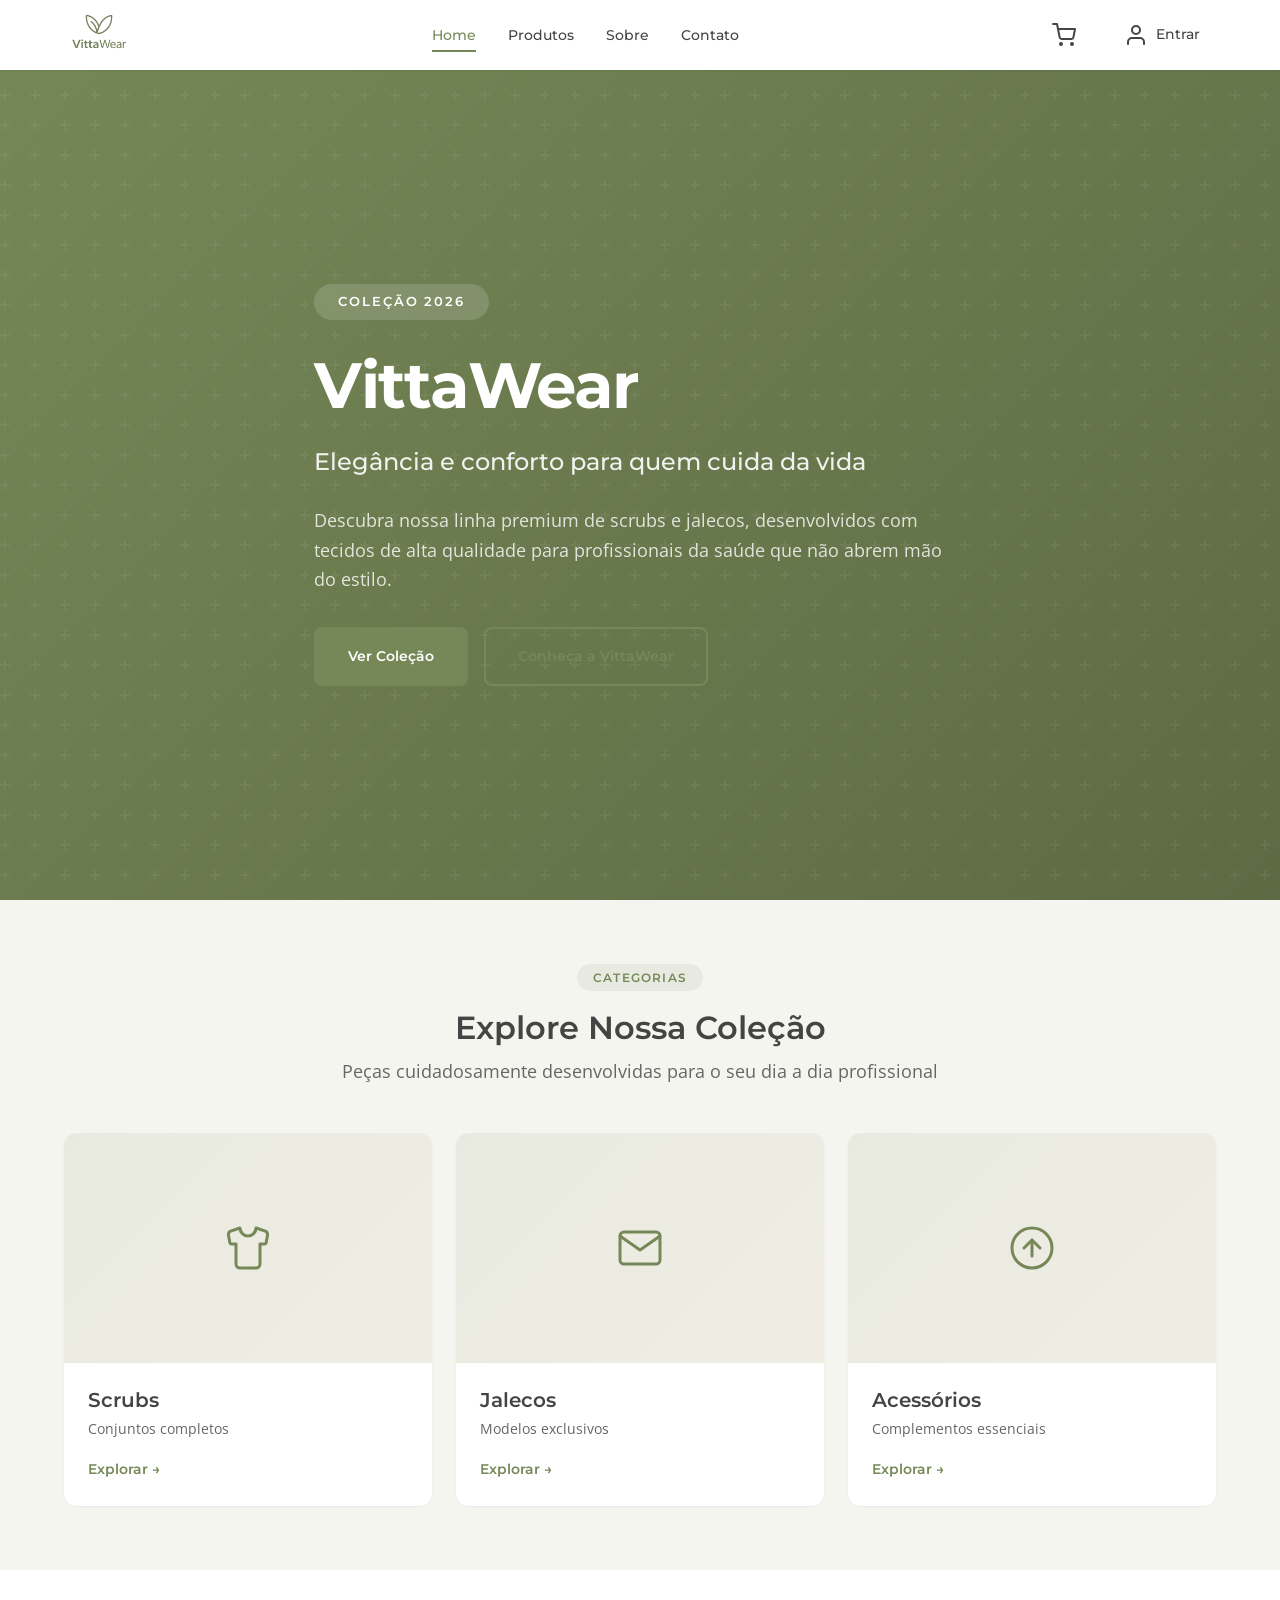
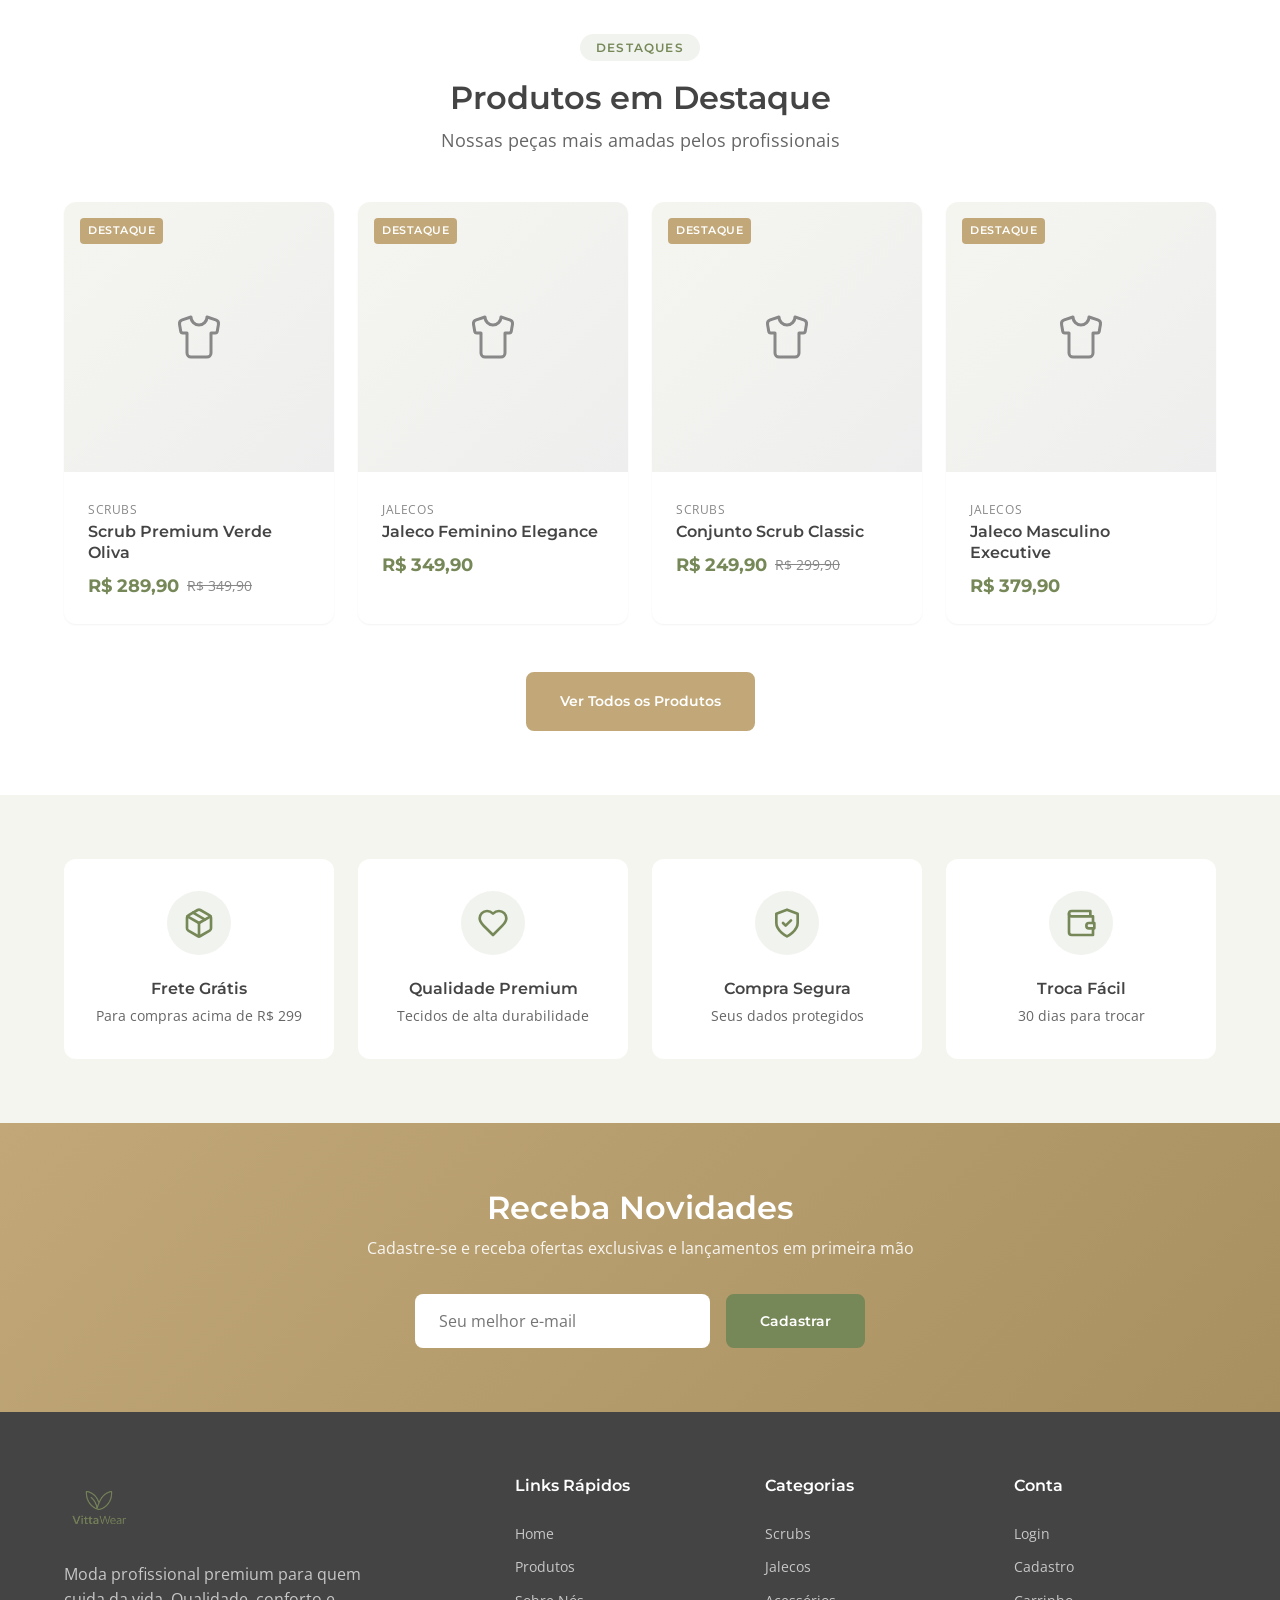
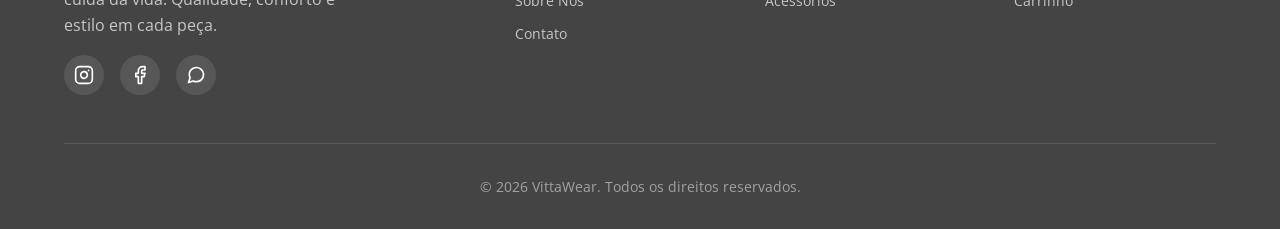
<file: Frontend/public/index.html>
<!DOCTYPE html>
<html lang="pt-BR">
<head>
    <meta charset="UTF-8">
    <meta name="viewport" content="width=device-width, initial-scale=1.0">
    <title>VittaWear - Scrubs e Jalecos Premium</title>
    <meta name="description" content="VittaWear - Moda profissional premium. Scrubs e jalecos de alta qualidade para profissionais da saúde.">
    
    <!-- Google Fonts -->
    <link rel="preconnect" href="https://fonts.googleapis.com">
    <link rel="preconnect" href="https://fonts.gstatic.com" crossorigin>
    <link href="https://fonts.googleapis.com/css2?family=Montserrat:wght@400;500;600;700&family=Open+Sans:wght@400;500;600&display=swap" rel="stylesheet">
    
    <!-- CSS -->
    <link rel="stylesheet" href="css/styles.css">
    <link rel="stylesheet" href="css/home.css">
</head>
<body>
    <!-- Navbar -->
    <nav class="navbar" id="navbar">
        <div class="container navbar-content">
            <a href="index.html" class="logo">
                <img src="images/logo verde.png" alt="VittaWear" class="logo-img">
            </a>
            
            <button class= "mobile-menu-btn" id="mobileMenuBtn" aria-label="Menu">
                <span class="hamburger"></span>
            </button>
            
            <ul class="nav-links" id="navLinks">
                <li><a href="index.html" class="active">Home</a></li>
                <li><a href="pages/produtos.html">Produtos</a></li>
                <li><a href="pages/sobre.html">Sobre</a></li>
                <li><a href="pages/contato.html">Contato</a></li>
            </ul>
            
            <div class="nav-actions">
                <a href="pages/carrinho.html" class="cart-btn" aria-label="Carrinho">
                    <svg xmlns="http://www.w3.org/2000/svg" width="24" height="24" viewBox="0 0 24 24" fill="none" stroke="currentColor" stroke-width="2" stroke-linecap="round" stroke-linejoin="round">
                        <circle cx="9" cy="21" r="1"></circle>
                        <circle cx="20" cy="21" r="1"></circle>
                        <path d="M1 1h4l2.68 13.39a2 2 0 0 0 2 1.61h9.72a2 2 0 0 0 2-1.61L23 6H6"></path>
                    </svg>
                    <span class="cart-count" id="cartCount">0</span>
                </a>
                <a href="pages/login.html" class="login-btn" id="loginBtn">
                    <svg xmlns="http://www.w3.org/2000/svg" width="24" height="24" viewBox="0 0 24 24" fill="none" stroke="currentColor" stroke-width="2" stroke-linecap="round" stroke-linejoin="round">
                        <path d="M20 21v-2a4 4 0 0 0-4-4H8a4 4 0 0 0-4 4v2"></path>
                        <circle cx="12" cy="7" r="4"></circle>
                    </svg>
                    <span class="login-text">Entrar</span>
                </a>
            </div>
        </div>
    </nav>

    <!-- Hero Section -->
    <section class="hero">
        <div class="hero-overlay"></div>
        <div class="container hero-content">
            <span class="hero-badge">Coleção 2026</span>
            <h1 class="hero-title">VittaWear</h1>
            <p class="hero-subtitle">Elegância e conforto para quem cuida da vida</p>
            <p class="hero-description">Descubra nossa linha premium de scrubs e jalecos, desenvolvidos com tecidos de alta qualidade para profissionais da saúde que não abrem mão do estilo.</p>
            <div class="hero-buttons">
                <a href="pages/produtos.html" class="btn btn-primary">Ver Coleção</a>
                <a href="pages/sobre.html" class="btn btn-outline">Conheça a VittaWear</a>
            </div>
        </div>
    </section>

    <!-- Categories Section -->
    <section class="categories section">
        <div class="container">
            <div class="section-header">
                <span class="section-badge">Categorias</span>
                <h2 class="section-title">Explore Nossa Coleção</h2>
                <p class="section-subtitle">Peças cuidadosamente desenvolvidas para o seu dia a dia profissional</p>
            </div>
            
            <div class="categories-grid">
                <a href="pages/produtos.html?categoria=scrubs" class="category-card">
                    <div class="category-image">
                        <div class="category-placeholder">
                            <svg xmlns="http://www.w3.org/2000/svg" width="48" height="48" viewBox="0 0 24 24" fill="none" stroke="currentColor" stroke-width="1.5" stroke-linecap="round" stroke-linejoin="round">
                                <path d="M20.38 3.46 16 2a4 4 0 0 1-8 0L3.62 3.46a2 2 0 0 0-1.34 2.23l.58 3.47a1 1 0 0 0 .99.84H6v10c0 1.1.9 2 2 2h8a2 2 0 0 0 2-2V10h2.15a1 1 0 0 0 .99-.84l.58-3.47a2 2 0 0 0-1.34-2.23z"/>
                            </svg>
                        </div>
                    </div>
                    <div class="category-content">
                        <h3>Scrubs</h3>
                        <p>Conjuntos completos</p>
                        <span class="category-link">Explorar</span>
                    </div>
                </a>
                
                <a href="pages/produtos.html?categoria=jalecos" class="category-card">
                    <div class="category-image">
                        <div class="category-placeholder">
                            <svg xmlns="http://www.w3.org/2000/svg" width="48" height="48" viewBox="0 0 24 24" fill="none" stroke="currentColor" stroke-width="1.5" stroke-linecap="round" stroke-linejoin="round">
                                <path d="M4 4h16c1.1 0 2 .9 2 2v12c0 1.1-.9 2-2 2H4c-1.1 0-2-.9-2-2V6c0-1.1.9-2 2-2z"/>
                                <polyline points="22,6 12,13 2,6"/>
                            </svg>
                        </div>
                    </div>
                    <div class="category-content">
                        <h3>Jalecos</h3>
                        <p>Modelos exclusivos</p>
                        <span class="category-link">Explorar</span>
                    </div>
                </a>
                
                <a href="pages/produtos.html?categoria=acessorios" class="category-card">
                    <div class="category-image">
                        <div class="category-placeholder">
                            <svg xmlns="http://www.w3.org/2000/svg" width="48" height="48" viewBox="0 0 24 24" fill="none" stroke="currentColor" stroke-width="1.5" stroke-linecap="round" stroke-linejoin="round">
                                <circle cx="12" cy="12" r="10"/>
                                <path d="m16 12-4-4-4 4"/>
                                <path d="M12 16V8"/>
                            </svg>
                        </div>
                    </div>
                    <div class="category-content">
                        <h3>Acessórios</h3>
                        <p>Complementos essenciais</p>
                        <span class="category-link">Explorar</span>
                    </div>
                </a>
            </div>
        </div>
    </section>

    <!-- Featured Products Section -->
    <section class="featured-products section">
        <div class="container">
            <div class="section-header">
                <span class="section-badge">Destaques</span>
                <h2 class="section-title">Produtos em Destaque</h2>
                <p class="section-subtitle">Nossas peças mais amadas pelos profissionais</p>
            </div>
            
            <div class="products-grid" id="featuredProducts">
                <!-- Produtos fixos serão inseridos via JS -->
            </div>
            
            <div class="section-cta">
                <a href="pages/produtos.html" class="btn btn-secondary">Ver Todos os Produtos</a>
            </div>
        </div>
    </section>

    <!-- Features Section -->
    <section class="features section">
        <div class="container">
            <div class="features-grid">
                <div class="feature-card">
                    <div class="feature-icon">
                        <svg xmlns="http://www.w3.org/2000/svg" width="32" height="32" viewBox="0 0 24 24" fill="none" stroke="currentColor" stroke-width="2" stroke-linecap="round" stroke-linejoin="round">
                            <path d="m7.5 4.27 9 5.15"/>
                            <path d="M21 8a2 2 0 0 0-1-1.73l-7-4a2 2 0 0 0-2 0l-7 4A2 2 0 0 0 3 8v8a2 2 0 0 0 1 1.73l7 4a2 2 0 0 0 2 0l7-4A2 2 0 0 0 21 16Z"/>
                            <path d="m3.3 7 8.7 5 8.7-5"/>
                            <path d="M12 22V12"/>
                        </svg>
                    </div>
                    <h3>Frete Grátis</h3>
                    <p>Para compras acima de R$ 299</p>
                </div>
                
                <div class="feature-card">
                    <div class="feature-icon">
                        <svg xmlns="http://www.w3.org/2000/svg" width="32" height="32" viewBox="0 0 24 24" fill="none" stroke="currentColor" stroke-width="2" stroke-linecap="round" stroke-linejoin="round">
                            <path d="M19 14c1.49-1.46 3-3.21 3-5.5A5.5 5.5 0 0 0 16.5 3c-1.76 0-3 .5-4.5 2-1.5-1.5-2.74-2-4.5-2A5.5 5.5 0 0 0 2 8.5c0 2.3 1.5 4.05 3 5.5l7 7Z"/>
                        </svg>
                    </div>
                    <h3>Qualidade Premium</h3>
                    <p>Tecidos de alta durabilidade</p>
                </div>
                
                <div class="feature-card">
                    <div class="feature-icon">
                        <svg xmlns="http://www.w3.org/2000/svg" width="32" height="32" viewBox="0 0 24 24" fill="none" stroke="currentColor" stroke-width="2" stroke-linecap="round" stroke-linejoin="round">
                            <path d="M12 22s8-4 8-10V5l-8-3-8 3v7c0 6 8 10 8 10"/>
                            <path d="m9 12 2 2 4-4"/>
                        </svg>
                    </div>
                    <h3>Compra Segura</h3>
                    <p>Seus dados protegidos</p>
                </div>
                
                <div class="feature-card">
                    <div class="feature-icon">
                        <svg xmlns="http://www.w3.org/2000/svg" width="32" height="32" viewBox="0 0 24 24" fill="none" stroke="currentColor" stroke-width="2" stroke-linecap="round" stroke-linejoin="round">
                            <path d="M21 12V7H5a2 2 0 0 1 0-4h14v4"/>
                            <path d="M3 5v14a2 2 0 0 0 2 2h16v-5"/>
                            <path d="M18 12a2 2 0 0 0 0 4h4v-4Z"/>
                        </svg>
                    </div>
                    <h3>Troca Fácil</h3>
                    <p>30 dias para trocar</p>
                </div>
            </div>
        </div>
    </section>

    <!-- Newsletter Section -->
    <section class="newsletter section">
        <div class="container">
            <div class="newsletter-content">
                <h2>Receba Novidades</h2>
                <p>Cadastre-se e receba ofertas exclusivas e lançamentos em primeira mão</p>
                <form class="newsletter-form" id="newsletterForm">
                    <input type="email" placeholder="Seu melhor e-mail" required>
                    <button type="submit" class="btn btn-primary">Cadastrar</button>
                </form>
            </div>
        </div>
    </section>

    <!-- Footer -->
    <footer class="footer">
        <div class="container">
            <div class="footer-grid">
                <div class="footer-brand">
                    <a href="index.html" class="logo">
                        <img src="images/logo verde.png" alt="VittaWear" class="logo-img">
                    </a>
                    <p>Moda profissional premium para quem cuida da vida. Qualidade, conforto e estilo em cada peça.</p>
                    <div class="social-links">
                        <a href="#" aria-label="Instagram">
                            <svg xmlns="http://www.w3.org/2000/svg" width="20" height="20" viewBox="0 0 24 24" fill="none" stroke="currentColor" stroke-width="2" stroke-linecap="round" stroke-linejoin="round">
                                <rect width="20" height="20" x="2" y="2" rx="5" ry="5"/>
                                <path d="M16 11.37A4 4 0 1 1 12.63 8 4 4 0 0 1 16 11.37z"/>
                                <line x1="17.5" x2="17.51" y1="6.5" y2="6.5"/>
                            </svg>
                        </a>
                        <a href="#" aria-label="Facebook">
                            <svg xmlns="http://www.w3.org/2000/svg" width="20" height="20" viewBox="0 0 24 24" fill="none" stroke="currentColor" stroke-width="2" stroke-linecap="round" stroke-linejoin="round">
                                <path d="M18 2h-3a5 5 0 0 0-5 5v3H7v4h3v8h4v-8h3l1-4h-4V7a1 1 0 0 1 1-1h3z"/>
                            </svg>
                        </a>
                        <a href="#" aria-label="WhatsApp">
                            <svg xmlns="http://www.w3.org/2000/svg" width="20" height="20" viewBox="0 0 24 24" fill="none" stroke="currentColor" stroke-width="2" stroke-linecap="round" stroke-linejoin="round">
                                <path d="M21 11.5a8.38 8.38 0 0 1-.9 3.8 8.5 8.5 0 0 1-7.6 4.7 8.38 8.38 0 0 1-3.8-.9L3 21l1.9-5.7a8.38 8.38 0 0 1-.9-3.8 8.5 8.5 0 0 1 4.7-7.6 8.38 8.38 0 0 1 3.8-.9h.5a8.48 8.48 0 0 1 8 8v.5z"/>
                            </svg>
                        </a>
                    </div>
                </div>
                
                <div class="footer-links">
                    <h4>Links Rápidos</h4>
                    <ul>
                        <li><a href="index.html">Home</a></li>
                        <li><a href="pages/produtos.html">Produtos</a></li>
                        <li><a href="pages/sobre.html">Sobre Nós</a></li>
                        <li><a href="pages/contato.html">Contato</a></li>
                    </ul>
                </div>
                
                <div class="footer-links">
                    <h4>Categorias</h4>
                    <ul>
                        <li><a href="pages/produtos.html?categoria=scrubs">Scrubs</a></li>
                        <li><a href="pages/produtos.html?categoria=jalecos">Jalecos</a></li>
                        <li><a href="pages/produtos.html?categoria=acessorios">Acessórios</a></li>
                    </ul>
                </div>
                
                <div class="footer-links">
                    <h4>Conta</h4>
                    <ul>
                        <li><a href="pages/login.html">Login</a></li>
                        <li><a href="pages/cadastro.html">Cadastro</a></li>
                        <li><a href="pages/carrinho.html">Carrinho</a></li>
                    </ul>
                </div>
            </div>
            
            <div class="footer-bottom">
                <p>&copy; 2026 VittaWear. Todos os direitos reservados.</p>
            </div>
        </div>
    </footer>

    <!-- Scripts -->
    <script src="js/utils.js"></script>
    <script src="js/cart.js"></script>
    <script src="js/auth.js"></script>
    <script src="js/home.js"></script>
</body>
</html>
</file>
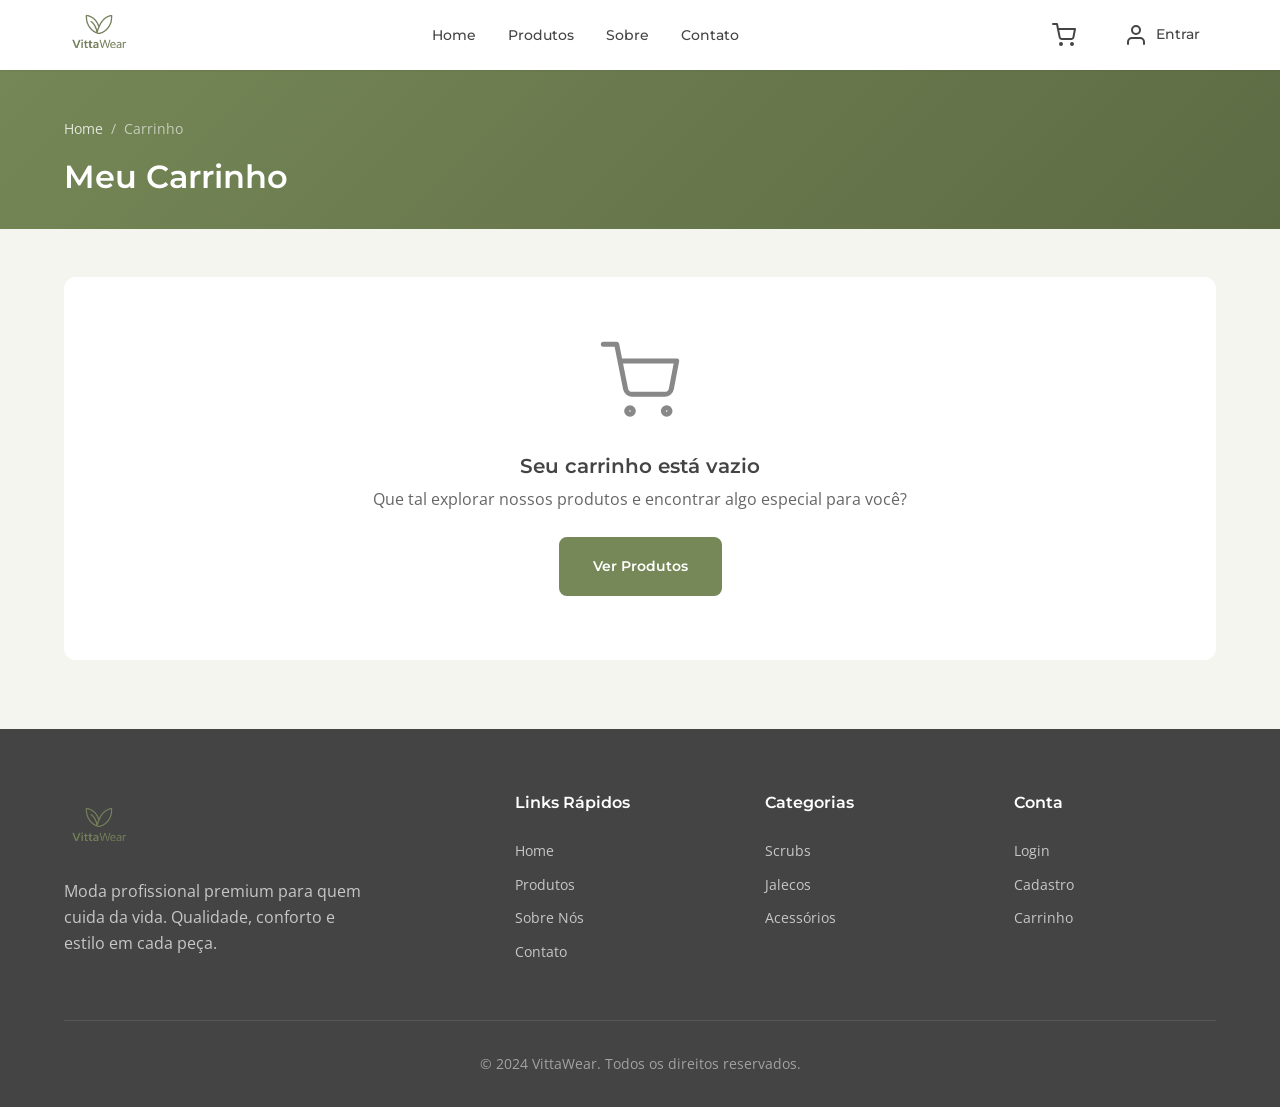
<file: Frontend/public/pages/carrinho.html>
<!DOCTYPE html>
<html lang="pt-BR">
<head>
    <meta charset="UTF-8">
    <meta name="viewport" content="width=device-width, initial-scale=1.0">
    <title>Carrinho - VittaWear</title>
    <meta name="description" content="Seu carrinho de compras VittaWear. Finalize seu pedido via WhatsApp.">
    
    <!-- Google Fonts -->
    <link rel="preconnect" href="https://fonts.googleapis.com">
    <link rel="preconnect" href="https://fonts.gstatic.com" crossorigin>
    <link href="https://fonts.googleapis.com/css2?family=Montserrat:wght@400;500;600;700&family=Open+Sans:wght@400;500;600&display=swap" rel="stylesheet">
    
    <!-- CSS -->
    <link rel="stylesheet" href="../css/styles.css">
    <link rel="stylesheet" href="../css/carrinho.css">
</head>
<body>
    <!-- Navbar -->
    <nav class="navbar" id="navbar">
        <div class="container navbar-content">
            <a href="../index.html" class="logo">
                <img src="../images/logo verde.png" alt="VittaWear" class="logo-img">
            </a>
            
            <button class="mobile-menu-btn" id="mobileMenuBtn" aria-label="Menu">
                <span class="hamburger"></span>
            </button>
            
            <ul class="nav-links" id="navLinks">
                <li><a href="../index.html">Home</a></li>
                <li><a href="produtos.html">Produtos</a></li>
                <li><a href="sobre.html">Sobre</a></li>
                <li><a href="contato.html">Contato</a></li>
            </ul>
            
            <div class="nav-actions">
                <a href="carrinho.html" class="cart-btn active" aria-label="Carrinho">
                    <svg xmlns="http://www.w3.org/2000/svg" width="24" height="24" viewBox="0 0 24 24" fill="none" stroke="currentColor" stroke-width="2" stroke-linecap="round" stroke-linejoin="round">
                        <circle cx="9" cy="21" r="1"></circle>
                        <circle cx="20" cy="21" r="1"></circle>
                        <path d="M1 1h4l2.68 13.39a2 2 0 0 0 2 1.61h9.72a2 2 0 0 0 2-1.61L23 6H6"></path>
                    </svg>
                    <span class="cart-count" id="cartCount">0</span>
                </a>
                <a href="login.html" class="login-btn" id="loginBtn">
                    <svg xmlns="http://www.w3.org/2000/svg" width="24" height="24" viewBox="0 0 24 24" fill="none" stroke="currentColor" stroke-width="2" stroke-linecap="round" stroke-linejoin="round">
                        <path d="M20 21v-2a4 4 0 0 0-4-4H8a4 4 0 0 0-4 4v2"></path>
                        <circle cx="12" cy="7" r="4"></circle>
                    </svg>
                    <span class="login-text">Entrar</span>
                </a>
            </div>
        </div>
    </nav>

    <!-- Page Header -->
    <header class="page-header">
        <div class="container">
            <nav class="breadcrumb" aria-label="Navegação estrutural">
                <a href="../index.html">Home</a>
                <span>/</span>
                <span>Carrinho</span>
            </nav>
            <h1>Meu Carrinho</h1>
        </div>
    </header>

    <!-- Main Content -->
    <main class="cart-page">
        <div class="container">
            <!-- Cart Content -->
            <div class="cart-layout" id="cartContent">
                <!-- Cart Items -->
                <div class="cart-items">
                    <div class="cart-header">
                        <h2>Produtos</h2>
                        <button class="clear-cart-btn" id="clearCartBtn">
                            Limpar carrinho
                        </button>
                    </div>
                    
                    <div class="cart-list" id="cartList">
                        <!-- Items will be added by JS -->
                    </div>
                </div>

                <!-- Cart Summary -->
                <aside class="cart-summary">
                    <div class="summary-card">
                        <h3>Resumo do Pedido</h3>
                        
                        <div class="summary-row">
                            <span>Subtotal</span>
                            <span id="subtotal">R$ 0,00</span>
                        </div>
                        
                        <div class="summary-row">
                            <span>Frete</span>
                            <span id="frete" class="frete-value">Calcular</span>
                        </div>
                        
                        <div class="summary-divider"></div>
                        
                        <div class="summary-row total">
                            <span>Total</span>
                            <span id="total">R$ 0,00</span>
                        </div>
                        
                        <div class="frete-info">
                            <svg xmlns="http://www.w3.org/2000/svg" width="16" height="16" viewBox="0 0 24 24" fill="none" stroke="currentColor" stroke-width="2" stroke-linecap="round" stroke-linejoin="round">
                                <circle cx="12" cy="12" r="10"/>
                                <path d="M12 16v-4"/>
                                <path d="M12 8h.01"/>
                            </svg>
                            <span>Frete grátis para compras acima de R$ 299</span>
                        </div>
                        
                        <button class="btn btn-primary btn-lg btn-block whatsapp-btn" id="checkoutBtn">
                            <svg xmlns="http://www.w3.org/2000/svg" width="20" height="20" viewBox="0 0 24 24" fill="none" stroke="currentColor" stroke-width="2" stroke-linecap="round" stroke-linejoin="round">
                                <path d="M21 11.5a8.38 8.38 0 0 1-.9 3.8 8.5 8.5 0 0 1-7.6 4.7 8.38 8.38 0 0 1-3.8-.9L3 21l1.9-5.7a8.38 8.38 0 0 1-.9-3.8 8.5 8.5 0 0 1 4.7-7.6 8.38 8.38 0 0 1 3.8-.9h.5a8.48 8.48 0 0 1 8 8v.5z"/>
                            </svg>
                            Finalizar via WhatsApp
                        </button>
                        
                        <a href="produtos.html" class="btn btn-outline btn-block continue-btn">
                            Continuar Comprando
                        </a>
                    </div>
                    
                    <!-- Security Info -->
                    <div class="security-info">
                        <div class="security-item">
                            <svg xmlns="http://www.w3.org/2000/svg" width="18" height="18" viewBox="0 0 24 24" fill="none" stroke="currentColor" stroke-width="2" stroke-linecap="round" stroke-linejoin="round">
                                <path d="M12 22s8-4 8-10V5l-8-3-8 3v7c0 6 8 10 8 10"/>
                                <path d="m9 12 2 2 4-4"/>
                            </svg>
                            <span>Compra Segura</span>
                        </div>
                        <div class="security-item">
                            <svg xmlns="http://www.w3.org/2000/svg" width="18" height="18" viewBox="0 0 24 24" fill="none" stroke="currentColor" stroke-width="2" stroke-linecap="round" stroke-linejoin="round">
                                <path d="M21 12V7H5a2 2 0 0 1 0-4h14v4"/>
                                <path d="M3 5v14a2 2 0 0 0 2 2h16v-5"/>
                                <path d="M18 12a2 2 0 0 0 0 4h4v-4Z"/>
                            </svg>
                            <span>Troca em 30 dias</span>
                        </div>
                    </div>
                </aside>
            </div>

            <!-- Empty Cart State -->
            <div class="empty-state" id="emptyCart" style="display: none;">
                <svg xmlns="http://www.w3.org/2000/svg" width="80" height="80" viewBox="0 0 24 24" fill="none" stroke="currentColor" stroke-width="1.5" stroke-linecap="round" stroke-linejoin="round">
                    <circle cx="9" cy="21" r="1"></circle>
                    <circle cx="20" cy="21" r="1"></circle>
                    <path d="M1 1h4l2.68 13.39a2 2 0 0 0 2 1.61h9.72a2 2 0 0 0 2-1.61L23 6H6"></path>
                </svg>
                <h3>Seu carrinho está vazio</h3>
                <p>Que tal explorar nossos produtos e encontrar algo especial para você?</p>
                <a href="produtos.html" class="btn btn-primary">Ver Produtos</a>
            </div>
        </div>
    </main>

    <!-- Footer -->
    <footer class="footer">
        <div class="container">
            <div class="footer-grid">
                <div class="footer-brand">
                    <a href="../index.html" class="logo">
                        <img src="../images/logo verde.png" alt="VittaWear" class="logo-img">
                    </a>
                    <p>Moda profissional premium para quem cuida da vida. Qualidade, conforto e estilo em cada peça.</p>
                </div>
                
                <div class="footer-links">
                    <h4>Links Rápidos</h4>
                    <ul>
                        <li><a href="../index.html">Home</a></li>
                        <li><a href="produtos.html">Produtos</a></li>
                        <li><a href="sobre.html">Sobre Nós</a></li>
                        <li><a href="contato.html">Contato</a></li>
                    </ul>
                </div>
                
                <div class="footer-links">
                    <h4>Categorias</h4>
                    <ul>
                        <li><a href="produtos.html?categoria=scrubs">Scrubs</a></li>
                        <li><a href="produtos.html?categoria=jalecos">Jalecos</a></li>
                        <li><a href="produtos.html?categoria=acessorios">Acessórios</a></li>
                    </ul>
                </div>
                
                <div class="footer-links">
                    <h4>Conta</h4>
                    <ul>
                        <li><a href="login.html">Login</a></li>
                        <li><a href="cadastro.html">Cadastro</a></li>
                        <li><a href="carrinho.html">Carrinho</a></li>
                    </ul>
                </div>
            </div>
            
            <div class="footer-bottom">
                <p>&copy; 2024 VittaWear. Todos os direitos reservados.</p>
            </div>
        </div>
    </footer>

    <!-- Scripts -->
    <script src="../js/utils.js"></script>
    <script src="../js/cart.js"></script>
    <script src="../js/auth.js"></script>
    <script src="../js/carrinho.js"></script>
</body>
</html>
</file>
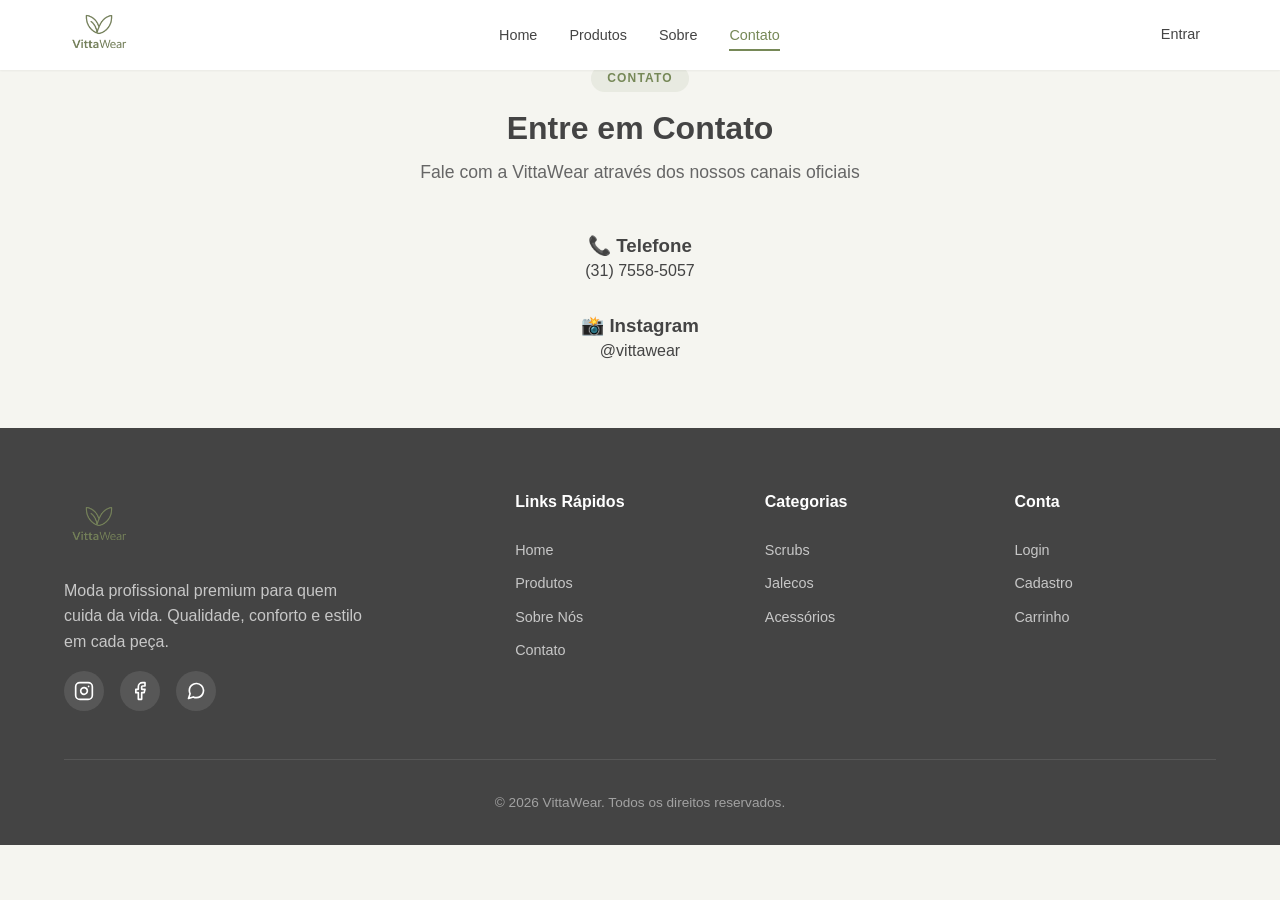
<file: Frontend/public/pages/contato.html>
<!DOCTYPE html>
<html lang="pt-BR">
<head>
    <meta charset="UTF-8">
    <meta name="viewport" content="width=device-width, initial-scale=1.0">
    <title>Contato - VittaWear</title>

    <link rel="stylesheet" href="../css/styles.css">
</head>

<body>

<!-- NAVBAR -->
<nav class="navbar">
    <div class="container navbar-content">
        <a href="../index.html" class="logo">
            <img src="../images/logo verde.png" alt="VittaWear" class="logo-img">
        </a>    

        <ul class="nav-links">
            <li><a href="../index.html">Home</a></li>
            <li><a href="produtos.html">Produtos</a></li>
            <li><a href="sobre.html">Sobre</a></li>
            <li><a href="contato.html" class="active">Contato</a></li>
        </ul>

        <div class="nav-actions">
            <a href="login.html" class="login-btn">
                <span class="login-text">Entrar</span>
            </a>
        </div>
    </div>
</nav>

<!-- CONTEÚDO -->
<main class="section">
    <div class="container">

        <div class="section-header">
            <span class="section-badge">Contato</span>
            <h1 class="section-title">Entre em Contato</h1>
            <p class="section-subtitle">
                Fale com a VittaWear através dos nossos canais oficiais
            </p>
        </div>

        <div style="text-align: center; margin-top: 40px;">

            <!-- Telefone -->
            <h3>📞 Telefone</h3>
            <p>
                <a href="tel:+553175585057">(31) 7558-5057</a>
            </p>

            <!-- Instagram -->
            <h3 style="margin-top: 30px;">📸 Instagram</h3>
            <p>
                <a href="https://instagram.com/vittawear" target="_blank">
                    @vittawear
                </a>
            </p>

        </div>

    </div>
</main>

<!-- FOOTER -->
<footer class="footer">
        <div class="container">
            <div class="footer-grid">
                <div class="footer-brand">
                    <a href="index.html" class="logo">
                        <img src="../images/logo verde.png" alt="VittaWear" class="logo-img">
                    </a>
                    <p>Moda profissional premium para quem cuida da vida. Qualidade, conforto e estilo em cada peça.</p>
                    <div class="social-links">
                        <a href="#" aria-label="Instagram">
                            <svg xmlns="http://www.w3.org/2000/svg" width="20" height="20" viewBox="0 0 24 24" fill="none" stroke="currentColor" stroke-width="2" stroke-linecap="round" stroke-linejoin="round">
                                <rect width="20" height="20" x="2" y="2" rx="5" ry="5"/>
                                <path d="M16 11.37A4 4 0 1 1 12.63 8 4 4 0 0 1 16 11.37z"/>
                                <line x1="17.5" x2="17.51" y1="6.5" y2="6.5"/>
                            </svg>
                        </a>
                        <a href="#" aria-label="Facebook">
                            <svg xmlns="http://www.w3.org/2000/svg" width="20" height="20" viewBox="0 0 24 24" fill="none" stroke="currentColor" stroke-width="2" stroke-linecap="round" stroke-linejoin="round">
                                <path d="M18 2h-3a5 5 0 0 0-5 5v3H7v4h3v8h4v-8h3l1-4h-4V7a1 1 0 0 1 1-1h3z"/>
                            </svg>
                        </a>
                        <a href="#" aria-label="WhatsApp">
                            <svg xmlns="http://www.w3.org/2000/svg" width="20" height="20" viewBox="0 0 24 24" fill="none" stroke="currentColor" stroke-width="2" stroke-linecap="round" stroke-linejoin="round">
                                <path d="M21 11.5a8.38 8.38 0 0 1-.9 3.8 8.5 8.5 0 0 1-7.6 4.7 8.38 8.38 0 0 1-3.8-.9L3 21l1.9-5.7a8.38 8.38 0 0 1-.9-3.8 8.5 8.5 0 0 1 4.7-7.6 8.38 8.38 0 0 1 3.8-.9h.5a8.48 8.48 0 0 1 8 8v.5z"/>
                            </svg>
                        </a>
                    </div>
                </div>
                
                <div class="footer-links">
                    <h4>Links Rápidos</h4>
                    <ul>
                        <li><a href="index.html">Home</a></li>
                        <li><a href="pages/produtos.html">Produtos</a></li>
                        <li><a href="pages/sobre.html">Sobre Nós</a></li>
                        <li><a href="pages/contato.html">Contato</a></li>
                    </ul>
                </div>
                
                <div class="footer-links">
                    <h4>Categorias</h4>
                    <ul>
                        <li><a href="pages/produtos.html?categoria=scrubs">Scrubs</a></li>
                        <li><a href="pages/produtos.html?categoria=jalecos">Jalecos</a></li>
                        <li><a href="pages/produtos.html?categoria=acessorios">Acessórios</a></li>
                    </ul>
                </div>
                
                <div class="footer-links">
                    <h4>Conta</h4>
                    <ul>
                        <li><a href="pages/login.html">Login</a></li>
                        <li><a href="pages/cadastro.html">Cadastro</a></li>
                        <li><a href="pages/carrinho.html">Carrinho</a></li>
                    </ul>
                </div>
            </div>
            
            <div class="footer-bottom">
                <p>&copy; 2026 VittaWear. Todos os direitos reservados.</p>
            </div>
        </div>
    </footer>

</body>
</html>
</file>
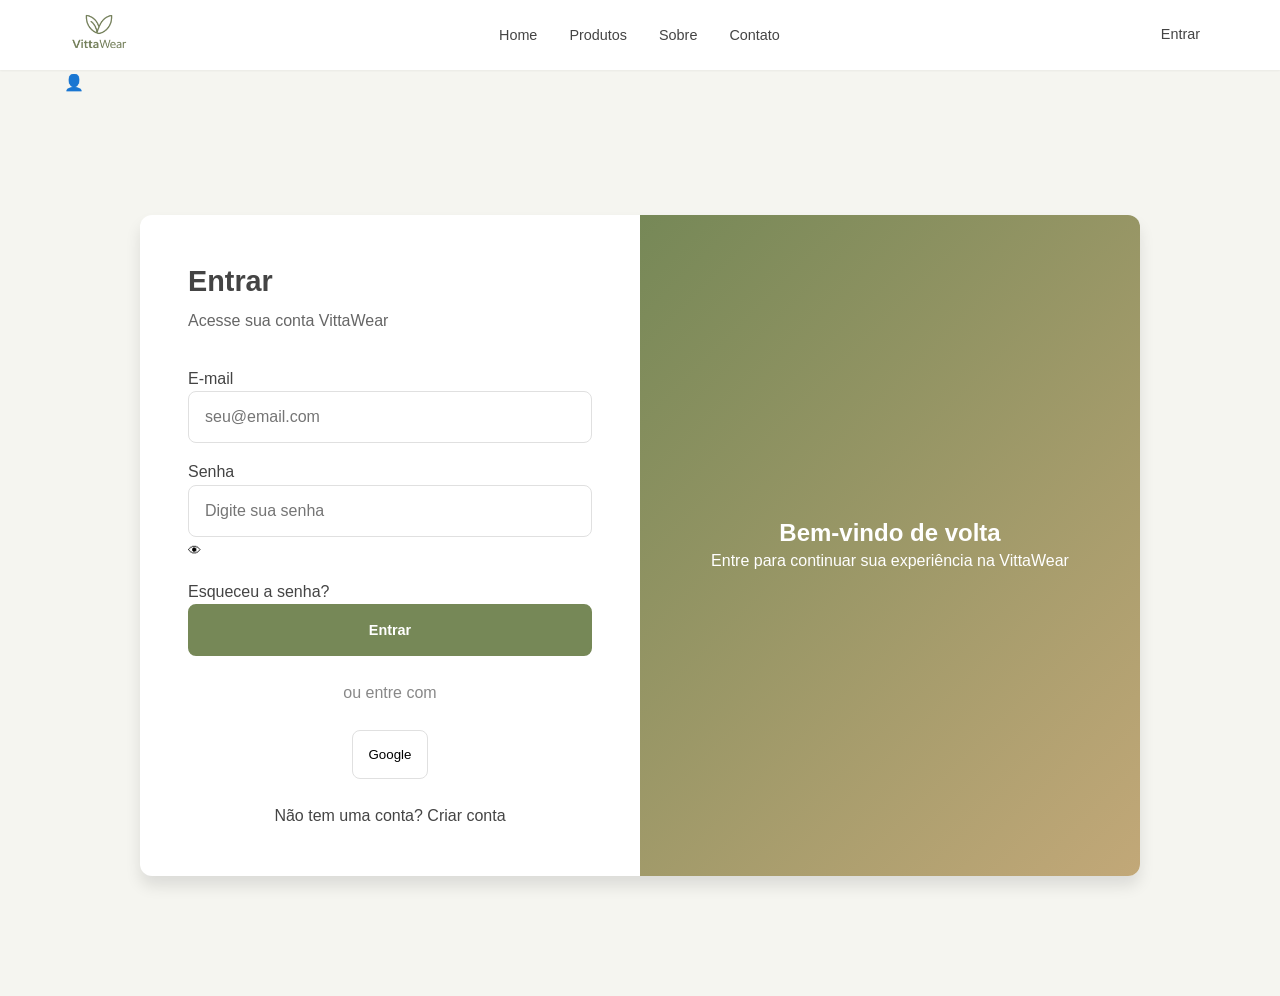
<file: Frontend/public/pages/login.html>
<!DOCTYPE html>
<html lang="pt-BR">
<head>
    <meta charset="UTF-8">
    <meta name="viewport" content="width=device-width, initial-scale=1.0">
    <title>Login - VittaWear</title>

    <link rel="stylesheet" href="../css/styles.css">
    <link rel="stylesheet" href="../css/auth.css">
</head>
<body>

<!-- Header -->
<header class="header">
    <div class="container">
        <div class="header-content">
            <a href="../index.html" class="logo">
                <img src="../images/logo verde.png" alt="VittaWear" class="logo-img">
            </a>
            
           <nav class="navbar" id="navbar">
    <div class="container navbar-content">
        <a href="../index.html" class="logo">
            <img src="../images/logo verde.png" alt="VittaWear" class="logo-img">
        </a>    
        
        <button class="mobile-menu-btn" id="mobileMenuBtn" aria-label="Menu">
            <span class="hamburger"></span>
        </button>
        
        <ul class="nav-links" id="navLinks">
            <li><a href="../index.html">Home</a></li>
            <li><a href="produtos.html">Produtos</a></li>
            <li><a href="sobre.html">Sobre</a></li>
            <li><a href="contato.html">Contato</a></li>
        </ul>
        
        <div class="nav-actions">
            <a href="login.html" class="login-btn active">
                <span class="login-text">Entrar</span>
            </a>
        </div>
    </div>
</nav>
            <div class="header-actions">
                <a href="login.html" class="btn-icon active">
                    👤
                </a>
            </div>
        </div>
    </div>
</header>

<!-- Main -->
<main class="auth-page">
    <div class="auth-container">

        <!-- FORM -->
        <div class="auth-card">
            <div class="auth-header">
                <h1>Entrar</h1>
                <p>Acesse sua conta VittaWear</p>
            </div>
            
            <form class="auth-form" id="loginForm">

                <div class="form-group">
                    <label for="email">E-mail</label>
                    <input type="email" id="email" name="email" placeholder="seu@email.com" required>
                    <span class="error-message" id="emailError"></span>
                </div>
                
                <div class="form-group">
                    <label for="password">Senha</label>
                    
                    <div class="password-input">
                        <input type="password" id="password" name="password" placeholder="Digite sua senha" required>

                        <button type="button" class="toggle-password" id="togglePassword">
                            👁
                        </button>
                    </div>

                    <span class="error-message" id="passwordError"></span>
                </div>

                <div class="form-options">
                    <a href="#" class="link">Esqueceu a senha?</a>
                </div>
                
                <button type="submit" class="btn btn-primary btn-full">
                    Entrar
                </button>
            </form>
            
            <div class="auth-divider">
                <span>ou entre com</span>
            </div>
            
            <div class="social-login">
                <button type="button" class="btn-social btn-google">
                    Google
                </button>
            </div>
            
            <p class="auth-footer">
                Não tem uma conta? <a href="cadastro.html">Criar conta</a>
            </p>
        </div>
        
        <!-- LADO DIREITO -->
        <div class="auth-image">
            <div class="auth-image-content">
                <h2>Bem-vindo de volta</h2>
                <p>Entre para continuar sua experiência na VittaWear</p>
            </div>
        </div>

    </div>
</main>

<script>
document.addEventListener('DOMContentLoaded', function() {

    // Mostrar/ocultar senha
    const toggle = document.getElementById('togglePassword');
    const input = document.getElementById('password');

    toggle.addEventListener('click', function() {
        const type = input.getAttribute('type') === 'password' ? 'text' : 'password';
        input.setAttribute('type', type);
    });

    // Validação simples
    const form = document.getElementById('loginForm');

    form.addEventListener('submit', function(e) {
        e.preventDefault();

        const email = document.getElementById('email').value;
        const password = document.getElementById('password').value;

        let isValid = true;

        if (!email) {
            document.getElementById('emailError').textContent = 'Informe o e-mail';
            isValid = false;
        } else {
            document.getElementById('emailError').textContent = '';
        }

        if (!password) {
            document.getElementById('passwordError').textContent = 'Informe a senha';
            isValid = false;
        } else {
            document.getElementById('passwordError').textContent = '';
        }

        if (isValid) {
            alert('Login realizado com sucesso!');
            window.location.href = '../index.html';
        }
    });

});
</script>

</body>
</html>
</file>
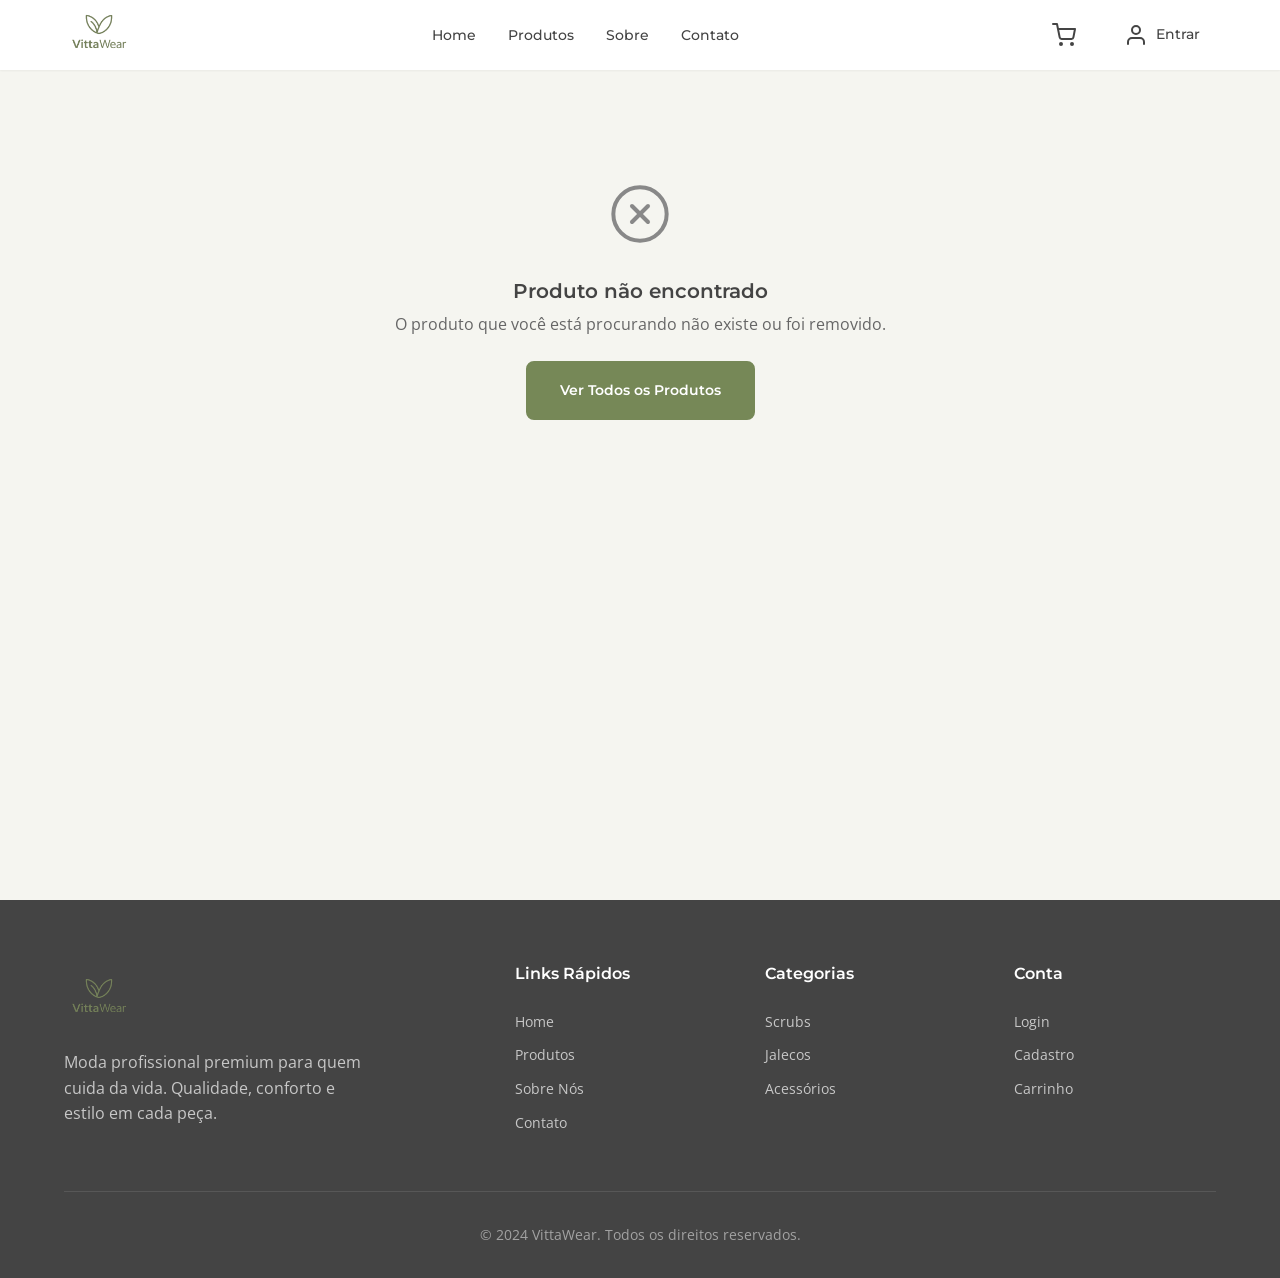
<file: Frontend/public/pages/produto.html>
<!DOCTYPE html>
<html lang="pt-BR">
<head>
    <meta charset="UTF-8">
    <meta name="viewport" content="width=device-width, initial-scale=1.0">
    <title>Produto - VittaWear</title>
    <meta name="description" content="Detalhes do produto VittaWear. Scrubs e jalecos premium para profissionais da saúde.">
    
    <!-- Google Fonts -->
    <link rel="preconnect" href="https://fonts.googleapis.com">
    <link rel="preconnect" href="https://fonts.gstatic.com" crossorigin>
    <link href="https://fonts.googleapis.com/css2?family=Montserrat:wght@400;500;600;700&family=Open+Sans:wght@400;500;600&display=swap" rel="stylesheet">
    
    <!-- CSS -->
    <link rel="stylesheet" href="../css/styles.css">
    <link rel="stylesheet" href="../css/produto.css">
</head>
<body>
    <!-- Navbar -->
    <nav class="navbar" id="navbar">
        <div class="container navbar-content">
            <a href="../index.html" class="logo">
                <img src="../images/logo verde.png" alt="VittaWear" class="logo-img">
            </a>
            
            <button class="mobile-menu-btn" id="mobileMenuBtn" aria-label="Menu">
                <span class="hamburger"></span>
            </button>
            
            <ul class="nav-links" id="navLinks">
                <li><a href="../index.html">Home</a></li>
                <li><a href="produtos.html">Produtos</a></li>
                <li><a href="sobre.html">Sobre</a></li>
                <li><a href="contato.html">Contato</a></li>
            </ul>
            
            <div class="nav-actions">
                <a href="carrinho.html" class="cart-btn" aria-label="Carrinho">
                    <svg xmlns="http://www.w3.org/2000/svg" width="24" height="24" viewBox="0 0 24 24" fill="none" stroke="currentColor" stroke-width="2" stroke-linecap="round" stroke-linejoin="round">
                        <circle cx="9" cy="21" r="1"></circle>
                        <circle cx="20" cy="21" r="1"></circle>
                        <path d="M1 1h4l2.68 13.39a2 2 0 0 0 2 1.61h9.72a2 2 0 0 0 2-1.61L23 6H6"></path>
                    </svg>
                    <span class="cart-count" id="cartCount">0</span>
                </a>
                <a href="login.html" class="login-btn" id="loginBtn">
                    <svg xmlns="http://www.w3.org/2000/svg" width="24" height="24" viewBox="0 0 24 24" fill="none" stroke="currentColor" stroke-width="2" stroke-linecap="round" stroke-linejoin="round">
                        <path d="M20 21v-2a4 4 0 0 0-4-4H8a4 4 0 0 0-4 4v2"></path>
                        <circle cx="12" cy="7" r="4"></circle>
                    </svg>
                    <span class="login-text">Entrar</span>
                </a>
            </div>
        </div>
    </nav>

    <!-- Main Content -->
    <main class="product-page">
        <div class="container">
            <!-- Loading State -->
            <div class="loading-container" id="loadingProduto">
                <div class="loading-spinner"></div>
            </div>

            <!-- Product Content (will be populated by JS) -->
            <div class="product-detail" id="productDetail" style="display: none;">
                <!-- Breadcrumb -->
                <nav class="breadcrumb" aria-label="Navegação estrutural">
                    <a href="../index.html">Home</a>
                    <span>/</span>
                    <a href="produtos.html">Produtos</a>
                    <span>/</span>
                    <span id="breadcrumbProduto">Produto</span>
                </nav>

                <div class="product-grid">
                    <!-- Product Image -->
                    <div class="product-gallery">
                        <div class="product-main-image" id="productMainImage">
                            <div class="product-placeholder">
                                <svg xmlns="http://www.w3.org/2000/svg" width="80" height="80" viewBox="0 0 24 24" fill="none" stroke="currentColor" stroke-width="1.5" stroke-linecap="round" stroke-linejoin="round">
                                    <path d="M20.38 3.46 16 2a4 4 0 0 1-8 0L3.62 3.46a2 2 0 0 0-1.34 2.23l.58 3.47a1 1 0 0 0 .99.84H6v10c0 1.1.9 2 2 2h8a2 2 0 0 0 2-2V10h2.15a1 1 0 0 0 .99-.84l.58-3.47a2 2 0 0 0-1.34-2.23z"/>
                                </svg>
                            </div>
                        </div>
                        <span class="product-badge-large" id="productBadge" style="display: none;">Destaque</span>
                    </div>

                    <!-- Product Info -->
                    <div class="product-info">
                        <span class="product-category-label" id="productCategory">Categoria</span>
                        <h1 class="product-title" id="productTitle">Nome do Produto</h1>
                        
                        <div class="product-price-container">
                            <span class="product-price-current" id="productPrice">R$ 0,00</span>
                            <span class="product-price-original" id="productPriceOriginal"></span>
                            <span class="product-discount" id="productDiscount"></span>
                        </div>

                        <p class="product-description" id="productDescription">
                            Descrição do produto...
                        </p>

                        <!-- Size Selection -->
                        <div class="product-option">
                            <label>Tamanho:</label>
                            <div class="size-options" id="sizeOptions">
                                <!-- Size buttons will be added by JS -->
                            </div>
                        </div>

                        <!-- Color Selection -->
                        <div class="product-option" id="colorOptionContainer">
                            <label>Cor:</label>
                            <div class="color-options" id="colorOptions">
                                <!-- Color options will be added by JS -->
                            </div>
                        </div>

                        <!-- Quantity -->
                        <div class="product-option">
                            <label>Quantidade:</label>
                            <div class="quantity-selector">
                                <button type="button" class="qty-btn" id="qtyMinus">
                                    <svg xmlns="http://www.w3.org/2000/svg" width="16" height="16" viewBox="0 0 24 24" fill="none" stroke="currentColor" stroke-width="2" stroke-linecap="round" stroke-linejoin="round">
                                        <line x1="5" y1="12" x2="19" y2="12"></line>
                                    </svg>
                                </button>
                                <input type="number" id="quantity" value="1" min="1" max="10" readonly>
                                <button type="button" class="qty-btn" id="qtyPlus">
                                    <svg xmlns="http://www.w3.org/2000/svg" width="16" height="16" viewBox="0 0 24 24" fill="none" stroke="currentColor" stroke-width="2" stroke-linecap="round" stroke-linejoin="round">
                                        <line x1="12" y1="5" x2="12" y2="19"></line>
                                        <line x1="5" y1="12" x2="19" y2="12"></line>
                                    </svg>
                                </button>
                            </div>
                        </div>

                        <!-- Add to Cart Button -->
                        <div class="product-actions-container">
                            <button class="btn btn-primary btn-lg btn-block" id="addToCartBtn">
                                <svg xmlns="http://www.w3.org/2000/svg" width="20" height="20" viewBox="0 0 24 24" fill="none" stroke="currentColor" stroke-width="2" stroke-linecap="round" stroke-linejoin="round">
                                    <circle cx="9" cy="21" r="1"></circle>
                                    <circle cx="20" cy="21" r="1"></circle>
                                    <path d="M1 1h4l2.68 13.39a2 2 0 0 0 2 1.61h9.72a2 2 0 0 0 2-1.61L23 6H6"></path>
                                </svg>
                                Adicionar ao Carrinho
                            </button>
                            <button class="btn btn-secondary btn-lg btn-block" id="buyNowBtn">
                                Comprar Agora
                            </button>
                        </div>

                        <!-- Product Features -->
                        <div class="product-features">
                            <div class="feature-item">
                                <svg xmlns="http://www.w3.org/2000/svg" width="20" height="20" viewBox="0 0 24 24" fill="none" stroke="currentColor" stroke-width="2" stroke-linecap="round" stroke-linejoin="round">
                                    <path d="m7.5 4.27 9 5.15"/>
                                    <path d="M21 8a2 2 0 0 0-1-1.73l-7-4a2 2 0 0 0-2 0l-7 4A2 2 0 0 0 3 8v8a2 2 0 0 0 1 1.73l7 4a2 2 0 0 0 2 0l7-4A2 2 0 0 0 21 16Z"/>
                                    <path d="m3.3 7 8.7 5 8.7-5"/>
                                    <path d="M12 22V12"/>
                                </svg>
                                <span>Frete grátis acima de R$ 299</span>
                            </div>
                            <div class="feature-item">
                                <svg xmlns="http://www.w3.org/2000/svg" width="20" height="20" viewBox="0 0 24 24" fill="none" stroke="currentColor" stroke-width="2" stroke-linecap="round" stroke-linejoin="round">
                                    <path d="M21 12V7H5a2 2 0 0 1 0-4h14v4"/>
                                    <path d="M3 5v14a2 2 0 0 0 2 2h16v-5"/>
                                    <path d="M18 12a2 2 0 0 0 0 4h4v-4Z"/>
                                </svg>
                                <span>Troca em até 30 dias</span>
                            </div>
                            <div class="feature-item">
                                <svg xmlns="http://www.w3.org/2000/svg" width="20" height="20" viewBox="0 0 24 24" fill="none" stroke="currentColor" stroke-width="2" stroke-linecap="round" stroke-linejoin="round">
                                    <path d="M12 22s8-4 8-10V5l-8-3-8 3v7c0 6 8 10 8 10"/>
                                    <path d="m9 12 2 2 4-4"/>
                                </svg>
                                <span>Compra 100% segura</span>
                            </div>
                        </div>
                    </div>
                </div>
            </div>

            <!-- Product Not Found -->
            <div class="empty-state" id="productNotFound" style="display: none;">
                <svg xmlns="http://www.w3.org/2000/svg" width="64" height="64" viewBox="0 0 24 24" fill="none" stroke="currentColor" stroke-width="1.5" stroke-linecap="round" stroke-linejoin="round">
                    <circle cx="12" cy="12" r="10"/>
                    <path d="m15 9-6 6"/>
                    <path d="m9 9 6 6"/>
                </svg>
                <h3>Produto não encontrado</h3>
                <p>O produto que você está procurando não existe ou foi removido.</p>
                <a href="produtos.html" class="btn btn-primary">Ver Todos os Produtos</a>
            </div>
        </div>
    </main>

    <!-- Footer -->
    <footer class="footer">
        <div class="container">
            <div class="footer-grid">
                <div class="footer-brand">
                    <a href="../index.html" class="logo">
                        <img src="../images/logo verde.png" alt="VittaWear" class="logo-img">
                    </a>
                    <p>Moda profissional premium para quem cuida da vida. Qualidade, conforto e estilo em cada peça.</p>
                </div>
                
                <div class="footer-links">
                    <h4>Links Rápidos</h4>
                    <ul>
                        <li><a href="../index.html">Home</a></li>
                        <li><a href="produtos.html">Produtos</a></li>
                        <li><a href="sobre.html">Sobre Nós</a></li>
                        <li><a href="contato.html">Contato</a></li>
                    </ul>
                </div>
                
                <div class="footer-links">
                    <h4>Categorias</h4>
                    <ul>
                        <li><a href="produtos.html?categoria=scrubs">Scrubs</a></li>
                        <li><a href="produtos.html?categoria=jalecos">Jalecos</a></li>
                        <li><a href="produtos.html?categoria=acessorios">Acessórios</a></li>
                    </ul>
                </div>
                
                <div class="footer-links">
                    <h4>Conta</h4>
                    <ul>
                        <li><a href="login.html">Login</a></li>
                        <li><a href="cadastro.html">Cadastro</a></li>
                        <li><a href="carrinho.html">Carrinho</a></li>
                    </ul>
                </div>
            </div>
            
            <div class="footer-bottom">
                <p>&copy; 2024 VittaWear. Todos os direitos reservados.</p>
            </div>
        </div>
    </footer>

    <!-- Scripts -->
    <script src="../js/utils.js"></script>
    <script src="../js/cart.js"></script>
    <script src="../js/auth.js"></script>
    <script src="../js/produto.js"></script>
</body>
</html>
</file>
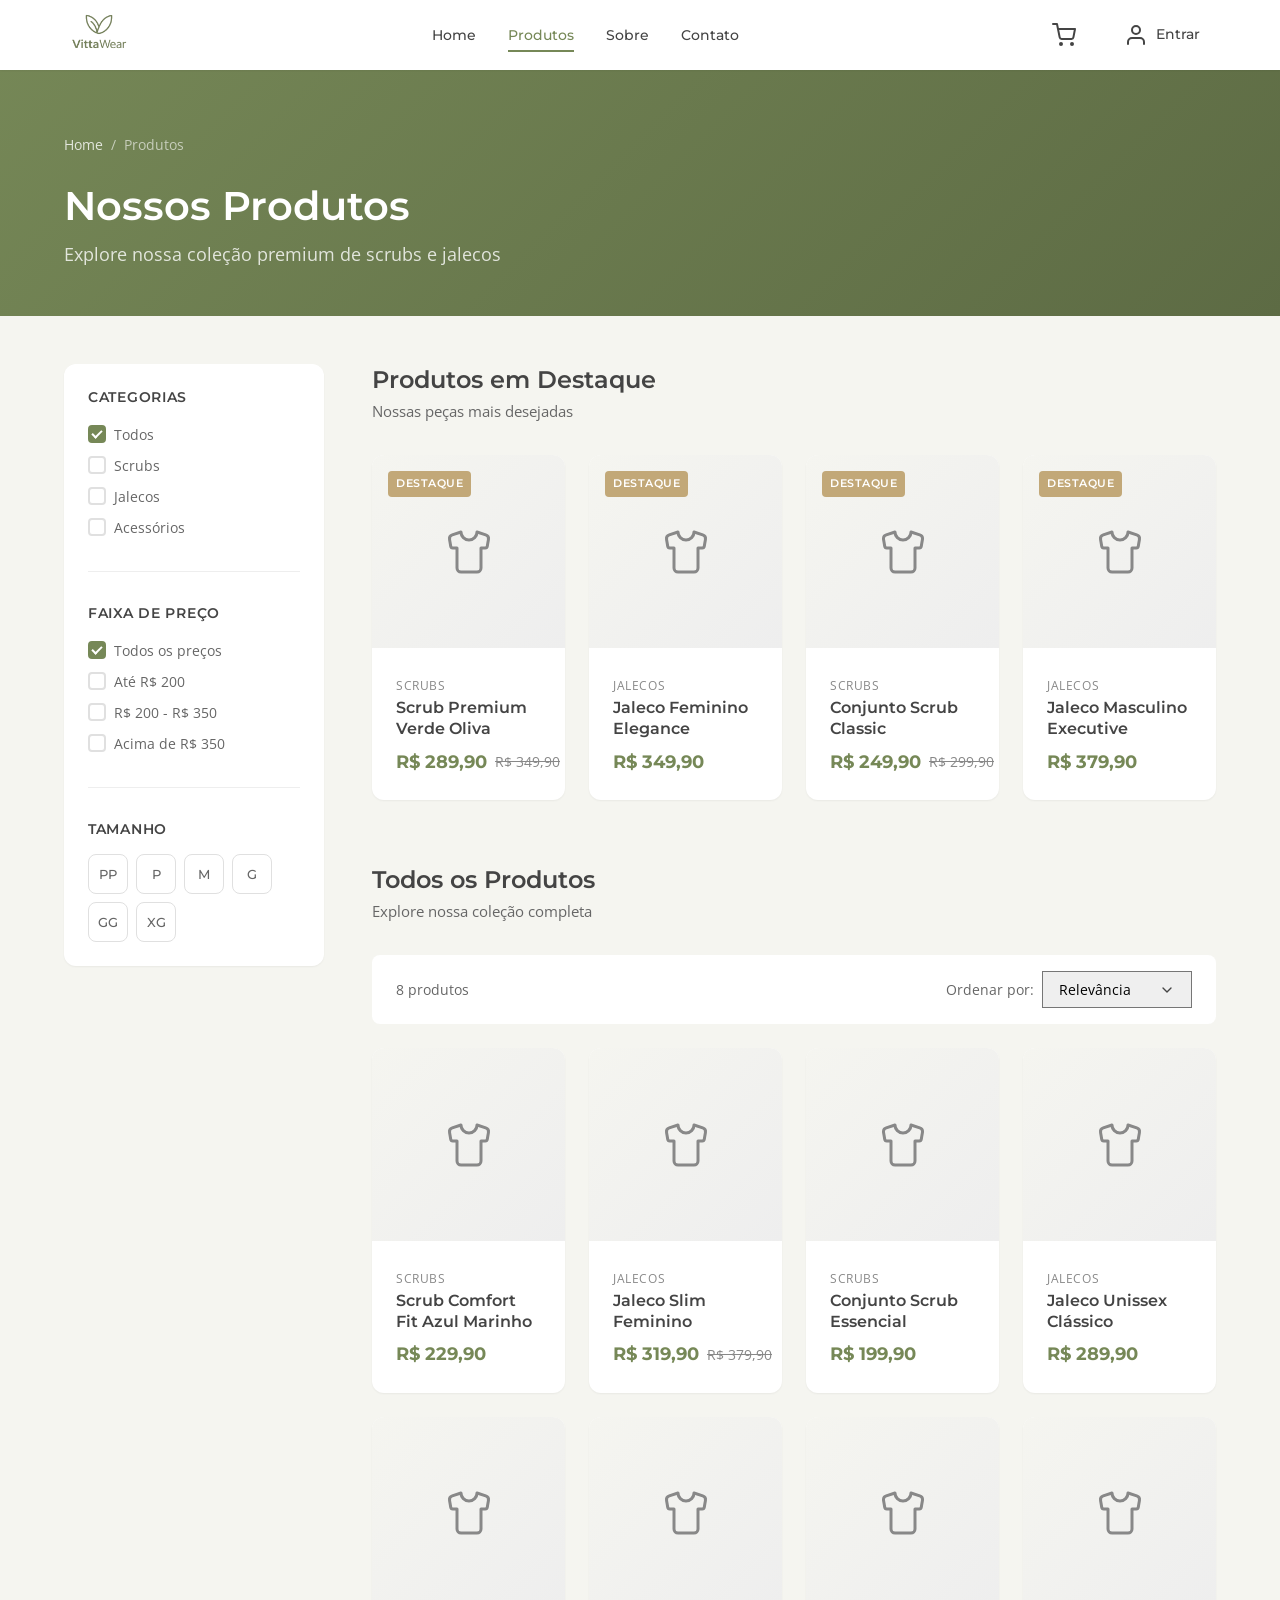
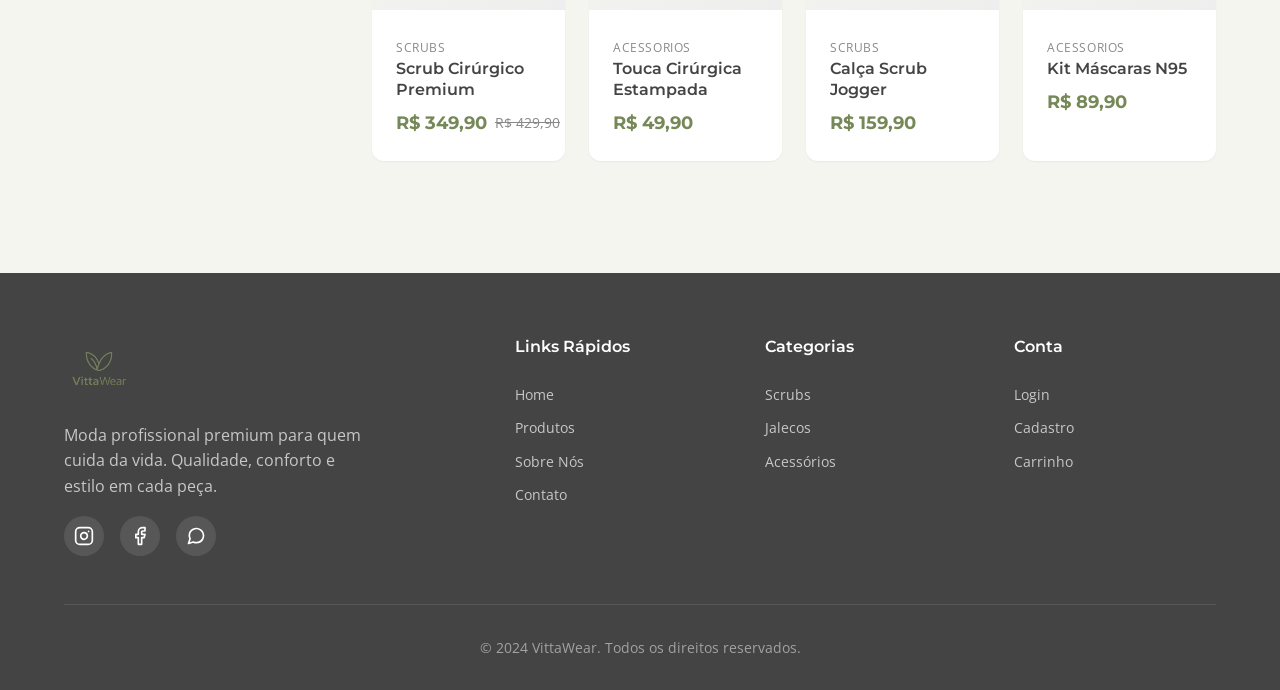
<file: Frontend/public/pages/produtos.html>
<!DOCTYPE html>
<html lang="pt-BR">
<head>
    <meta charset="UTF-8">
    <meta name="viewport" content="width=device-width, initial-scale=1.0">
    <title>Produtos - VittaWear</title>
    <meta name="description" content="Explore nossa coleção de scrubs e jalecos premium. Qualidade e elegância para profissionais da saúde.">
    
    <!-- Google Fonts -->
    <link rel="preconnect" href="https://fonts.googleapis.com">
    <link rel="preconnect" href="https://fonts.gstatic.com" crossorigin>
    <link href="https://fonts.googleapis.com/css2?family=Montserrat:wght@400;500;600;700&family=Open+Sans:wght@400;500;600&display=swap" rel="stylesheet">
    
    <!-- CSS -->
    <link rel="stylesheet" href="../css/styles.css">
    <link rel="stylesheet" href="../css/produtos.css">
</head>
<body>
    <!-- Navbar -->
    <nav class="navbar" id="navbar">
        <div class="container navbar-content">
            <a href="../index.html" class="logo">
                <img src="../images/logo verde.png" alt="VittaWear" class="logo-img">
            </a>    
            
            <button class="mobile-menu-btn" id="mobileMenuBtn" aria-label="Menu">
                <span class="hamburger"></span>
            </button>
            
            <ul class="nav-links" id="navLinks">
                <li><a href="../index.html">Home</a></li>
                <li><a href="produtos.html" class="active">Produtos</a></li>
                <li><a href="sobre.html">Sobre</a></li>
                <li><a href="contato.html">Contato</a></li>
            </ul>
            
            <div class="nav-actions">
                <a href="carrinho.html" class="cart-btn" aria-label="Carrinho">
                    <svg xmlns="http://www.w3.org/2000/svg" width="24" height="24" viewBox="0 0 24 24" fill="none" stroke="currentColor" stroke-width="2" stroke-linecap="round" stroke-linejoin="round">
                        <circle cx="9" cy="21" r="1"></circle>
                        <circle cx="20" cy="21" r="1"></circle>
                        <path d="M1 1h4l2.68 13.39a2 2 0 0 0 2 1.61h9.72a2 2 0 0 0 2-1.61L23 6H6"></path>
                    </svg>
                    <span class="cart-count" id="cartCount">0</span>
                </a>
                <a href="login.html" class="login-btn" id="loginBtn">
                    <svg xmlns="http://www.w3.org/2000/svg" width="24" height="24" viewBox="0 0 24 24" fill="none" stroke="currentColor" stroke-width="2" stroke-linecap="round" stroke-linejoin="round">
                        <path d="M20 21v-2a4 4 0 0 0-4-4H8a4 4 0 0 0-4 4v2"></path>
                        <circle cx="12" cy="7" r="4"></circle>
                    </svg>
                    <span class="login-text">Entrar</span>
                </a>
            </div>
        </div>
    </nav>

    <!-- Page Header -->
    <header class="page-header">
        <div class="container">
            <nav class="breadcrumb" aria-label="Navegação estrutural">
                <a href="../index.html">Home</a>
                <span>/</span>
                <span>Produtos</span>
            </nav>
            <h1>Nossos Produtos</h1>
            <p>Explore nossa coleção premium de scrubs e jalecos</p>
        </div>
    </header>

    <!-- Main Content -->
    <main class="products-page">
        <div class="container">
            <div class="products-layout">
                <!-- Sidebar Filters -->
                <aside class="products-sidebar">
                    <div class="filter-section">
                        <h3>Categorias</h3>
                        <ul class="filter-list">
                            <li>
                                <label class="filter-checkbox">
                                    <input type="checkbox" name="categoria" value="todos" checked>
                                    <span class="checkmark"></span>
                                    Todos
                                </label>
                            </li>
                            <li>
                                <label class="filter-checkbox">
                                    <input type="checkbox" name="categoria" value="scrubs">
                                    <span class="checkmark"></span>
                                    Scrubs
                                </label>
                            </li>
                            <li>
                                <label class="filter-checkbox">
                                    <input type="checkbox" name="categoria" value="jalecos">
                                    <span class="checkmark"></span>
                                    Jalecos
                                </label>
                            </li>
                            <li>
                                <label class="filter-checkbox">
                                    <input type="checkbox" name="categoria" value="acessorios">
                                    <span class="checkmark"></span>
                                    Acessórios
                                </label>
                            </li>
                        </ul>
                    </div>
                    
                    <div class="filter-section">
                        <h3>Faixa de Preço</h3>
                        <ul class="filter-list">
                            <li>
                                <label class="filter-checkbox">
                                    <input type="radio" name="preco" value="todos" checked>
                                    <span class="checkmark"></span>
                                    Todos os preços
                                </label>
                            </li>
                            <li>
                                <label class="filter-checkbox">
                                    <input type="radio" name="preco" value="0-200">
                                    <span class="checkmark"></span>
                                    Até R$ 200
                                </label>
                            </li>
                            <li>
                                <label class="filter-checkbox">
                                    <input type="radio" name="preco" value="200-350">
                                    <span class="checkmark"></span>
                                    R$ 200 - R$ 350
                                </label>
                            </li>
                            <li>
                                <label class="filter-checkbox">
                                    <input type="radio" name="preco" value="350+">
                                    <span class="checkmark"></span>
                                    Acima de R$ 350
                                </label>
                            </li>
                        </ul>
                    </div>
                    
                    <div class="filter-section">
                        <h3>Tamanho</h3>
                        <div class="size-filters">
                            <button class="size-btn" data-size="PP">PP</button>
                            <button class="size-btn" data-size="P">P</button>
                            <button class="size-btn" data-size="M">M</button>
                            <button class="size-btn" data-size="G">G</button>
                            <button class="size-btn" data-size="GG">GG</button>
                            <button class="size-btn" data-size="XG">XG</button>
                        </div>
                    </div>
                </aside>

                <!-- Products Content -->
                <div class="products-content">
                    <!-- Mobile Filter Toggle -->
                    <button class="mobile-filter-btn" id="mobileFilterBtn">
                        <svg xmlns="http://www.w3.org/2000/svg" width="20" height="20" viewBox="0 0 24 24" fill="none" stroke="currentColor" stroke-width="2" stroke-linecap="round" stroke-linejoin="round">
                            <polygon points="22 3 2 3 10 12.46 10 19 14 21 14 12.46 22 3"/>
                        </svg>
                        Filtros
                    </button>

                    <!-- Section 1: Produtos em Destaque (Fixos) -->
                    <section class="products-section">
                        <div class="section-heading">
                            <h2>Produtos em Destaque</h2>
                            <p>Nossas peças mais desejadas</p>
                        </div>
                        <div class="products-grid" id="produtosDestaque">
                            <!-- Produtos fixos serão inseridos via JS -->
                        </div>
                    </section>

                    <!-- Section 2: Produtos Dinâmicos (API) -->
                    <section class="products-section">
                        <div class="section-heading">
                            <h2>Todos os Produtos</h2>
                            <p>Explore nossa coleção completa</p>
                        </div>
                        
                        <!-- Sort & View Controls -->
                        <div class="products-controls">
                            <span class="products-count" id="produtosCount">0 produtos</span>
                            <div class="products-sort">
                                <label for="sortSelect">Ordenar por:</label>
                                <select id="sortSelect" class="form-select">
                                    <option value="relevancia">Relevância</option>
                                    <option value="menor-preco">Menor preço</option>
                                    <option value="maior-preco">Maior preço</option>
                                    <option value="nome">Nome A-Z</option>
                                </select>
                            </div>
                        </div>
                        
                        <div class="products-grid" id="produtosDinamicos">
                            <!-- Loading -->
                            <div class="loading-container" id="loadingProdutos">
                                <div class="loading-spinner"></div>
                            </div>
                        </div>
                        
                        <!-- Empty State -->
                        <div class="empty-state" id="emptyState" style="display: none;">
                            <svg xmlns="http://www.w3.org/2000/svg" width="64" height="64" viewBox="0 0 24 24" fill="none" stroke="currentColor" stroke-width="1.5" stroke-linecap="round" stroke-linejoin="round">
                                <circle cx="11" cy="11" r="8"/>
                                <path d="m21 21-4.3-4.3"/>
                            </svg>
                            <h3>Nenhum produto encontrado</h3>
                            <p>Tente ajustar os filtros ou busque por outro termo</p>
                            <button class="btn btn-outline" onclick="limparFiltros()">Limpar filtros</button>
                        </div>
                    </section>
                </div>
            </div>
        </div>
    </main>

    <!-- Footer -->
    <footer class="footer">
        <div class="container">
            <div class="footer-grid">
                <div class="footer-brand">
                    <a href="../index.html" class="logo">
                        <img src="../images/logo verde.png" alt="VittaWear" class="logo-img">
                    </a>
                    <p>Moda profissional premium para quem cuida da vida. Qualidade, conforto e estilo em cada peça.</p>
                    <div class="social-links">
                        <a href="#" aria-label="Instagram">
                            <svg xmlns="http://www.w3.org/2000/svg" width="20" height="20" viewBox="0 0 24 24" fill="none" stroke="currentColor" stroke-width="2" stroke-linecap="round" stroke-linejoin="round">
                                <rect width="20" height="20" x="2" y="2" rx="5" ry="5"/>
                                <path d="M16 11.37A4 4 0 1 1 12.63 8 4 4 0 0 1 16 11.37z"/>
                                <line x1="17.5" x2="17.51" y1="6.5" y2="6.5"/>
                            </svg>
                        </a>
                        <a href="#" aria-label="Facebook">
                            <svg xmlns="http://www.w3.org/2000/svg" width="20" height="20" viewBox="0 0 24 24" fill="none" stroke="currentColor" stroke-width="2" stroke-linecap="round" stroke-linejoin="round">
                                <path d="M18 2h-3a5 5 0 0 0-5 5v3H7v4h3v8h4v-8h3l1-4h-4V7a1 1 0 0 1 1-1h3z"/>
                            </svg>
                        </a>
                        <a href="#" aria-label="WhatsApp">
                            <svg xmlns="http://www.w3.org/2000/svg" width="20" height="20" viewBox="0 0 24 24" fill="none" stroke="currentColor" stroke-width="2" stroke-linecap="round" stroke-linejoin="round">
                                <path d="M21 11.5a8.38 8.38 0 0 1-.9 3.8 8.5 8.5 0 0 1-7.6 4.7 8.38 8.38 0 0 1-3.8-.9L3 21l1.9-5.7a8.38 8.38 0 0 1-.9-3.8 8.5 8.5 0 0 1 4.7-7.6 8.38 8.38 0 0 1 3.8-.9h.5a8.48 8.48 0 0 1 8 8v.5z"/>
                            </svg>
                        </a>
                    </div>
                </div>
                
                <div class="footer-links">
                    <h4>Links Rápidos</h4>
                    <ul>
                        <li><a href="../index.html">Home</a></li>
                        <li><a href="produtos.html">Produtos</a></li>
                        <li><a href="sobre.html">Sobre Nós</a></li>
                        <li><a href="contato.html">Contato</a></li>
                    </ul>
                </div>
                
                <div class="footer-links">
                    <h4>Categorias</h4>
                    <ul>
                        <li><a href="produtos.html?categoria=scrubs">Scrubs</a></li>
                        <li><a href="produtos.html?categoria=jalecos">Jalecos</a></li>
                        <li><a href="produtos.html?categoria=acessorios">Acessórios</a></li>
                    </ul>
                </div>
                
                <div class="footer-links">
                    <h4>Conta</h4>
                    <ul>
                        <li><a href="login.html">Login</a></li>
                        <li><a href="cadastro.html">Cadastro</a></li>
                        <li><a href="carrinho.html">Carrinho</a></li>
                    </ul>
                </div>
            </div>
            
            <div class="footer-bottom">
                <p>&copy; 2024 VittaWear. Todos os direitos reservados.</p>
            </div>
        </div>
    </footer>

    <!-- Mobile Filter Sidebar Overlay -->
    <div class="filter-overlay" id="filterOverlay"></div>

    <!-- Scripts -->
    <script src="../js/utils.js"></script>
    <script src="../js/cart.js"></script>
    <script src="../js/auth.js"></script>
    <script src="../js/produtos.js"></script>
</body>
</html>
</file>
<file: Frontend/public/css/styles.css>
/* ============================================
   VittaWear - Estilos Globais
   ============================================ */

/* CSS Reset e Variáveis */
:root {
    /* Cores principais */
    --color-primary: #768857;
    --color-primary-dark: #5d6b44;
    --color-primary-light: #8fa068;
    
    --color-secondary: #C2A878;
    --color-secondary-dark: #a89060;
    --color-secondary-light: #d4be94;
    
    --color-background: #F5F5F0;
    --color-background-alt: #FFFFFF;
    --color-surface: #FFFFFF;
    
    --color-text: #444444;
    --color-text-light: #666666;
    --color-text-muted: #888888;
    
    --color-border: #E0E0E0;
    --color-border-light: #EEEEEE;
    
    /* Sombras */
    --shadow-sm: 0 1px 2px rgba(0, 0, 0, 0.05);
    --shadow-md: 0 4px 6px rgba(0, 0, 0, 0.07);
    --shadow-lg: 0 10px 15px rgba(0, 0, 0, 0.1);
    --shadow-xl: 0 20px 25px rgba(0, 0, 0, 0.1);
    
    /* Tipografia */
    --font-heading: 'Montserrat', sans-serif;
    --font-body: 'Open Sans', sans-serif;
    
    /* Espaçamentos */
    --spacing-xs: 0.25rem;
    --spacing-sm: 0.5rem;
    --spacing-md: 1rem;
    --spacing-lg: 1.5rem;
    --spacing-xl: 2rem;
    --spacing-2xl: 3rem;
    --spacing-3xl: 4rem;
    
    /* Bordas */
    --radius-sm: 4px;
    --radius-md: 8px;
    --radius-lg: 12px;
    --radius-xl: 16px;
    --radius-full: 9999px;
    
    /* Transições */
    --transition-fast: 150ms ease;
    --transition-normal: 250ms ease;
    --transition-slow: 350ms ease;
    
    /* Container */
    --container-max: 1200px;
    --container-padding: 1.5rem;
}

/* Reset */
*,
*::before,
*::after {
    box-sizing: border-box;
    margin: 0;
    padding: 0;
}

html {
    scroll-behavior: smooth;
}

body {
    font-family: var(--font-body);
    font-size: 16px;
    line-height: 1.6;
    color: var(--color-text);
    background-color: var(--color-background);
    -webkit-font-smoothing: antialiased;
    -moz-osx-font-smoothing: grayscale;
}

img {
    max-width: 100%;
    height: auto;
    display: block;
}

a {
    text-decoration: none;
    color: inherit;
    transition: color var(--transition-fast);
}

ul, ol {
    list-style: none;
}

button {
    font-family: inherit;
    cursor: pointer;
    border: none;
    background: none;
}

input, textarea, select {
    font-family: inherit;
    font-size: inherit;
}

h1, h2, h3, h4, h5, h6 {
    font-family: var(--font-heading);
    font-weight: 600;
    line-height: 1.3;
    color: var(--color-text);
}

/* ============================================
   Utilitários
   ============================================ */

.container {
    width: 100%;
    max-width: var(--container-max);
    margin: 0 auto;
    padding: 0 var(--container-padding);
}

.section {
    padding: var(--spacing-3xl) 0;
}

.section-header {
    text-align: center;
    margin-bottom: var(--spacing-2xl);
}

.section-badge {
    display: inline-block;
    font-family: var(--font-heading);
    font-size: 0.75rem;
    font-weight: 600;
    text-transform: uppercase;
    letter-spacing: 0.1em;
    color: var(--color-primary);
    background-color: rgba(118, 136, 87, 0.1);
    padding: var(--spacing-xs) var(--spacing-md);
    border-radius: var(--radius-full);
    margin-bottom: var(--spacing-md);
}

.section-title {
    font-size: 2rem;
    margin-bottom: var(--spacing-sm);
}

.section-subtitle {
    color: var(--color-text-light);
    font-size: 1.1rem;
}

.section-cta {
    text-align: center;
    margin-top: var(--spacing-2xl);
}

/* ============================================
   Botões
   ============================================ */

.btn {
    display: inline-flex;
    align-items: center;
    justify-content: center;
    gap: var(--spacing-sm);
    font-family: var(--font-heading);
    font-size: 0.9rem;
    font-weight: 600;
    padding: var(--spacing-md) var(--spacing-xl);
    border-radius: var(--radius-md);
    transition: all var(--transition-normal);
    cursor: pointer;
    border: 2px solid transparent;
}

.btn-primary {
    background-color: var(--color-primary);
    color: white;
    border-color: var(--color-primary);
}

.btn-primary:hover {
    background-color: var(--color-primary-dark);
    border-color: var(--color-primary-dark);
    transform: translateY(-2px);
    box-shadow: var(--shadow-md);
}

.btn-secondary {
    background-color: var(--color-secondary);
    color: white;
    border-color: var(--color-secondary);
}

.btn-secondary:hover {
    background-color: var(--color-secondary-dark);
    border-color: var(--color-secondary-dark);
    transform: translateY(-2px);
    box-shadow: var(--shadow-md);
}

.btn-outline {
    background-color: transparent;
    color: var(--color-primary);
    border-color: var(--color-primary);
}

.btn-outline:hover {
    background-color: var(--color-primary);
    color: white;
    transform: translateY(-2px);
}

.btn-outline-light {
    background-color: transparent;
    color: white;
    border-color: white;
}

.btn-outline-light:hover {
    background-color: white;
    color: var(--color-primary);
}

.btn-ghost {
    background-color: transparent;
    color: var(--color-text);
}

.btn-ghost:hover {
    background-color: var(--color-border-light);
}

.btn-sm {
    padding: var(--spacing-sm) var(--spacing-md);
    font-size: 0.85rem;
}

.btn-lg {
    padding: var(--spacing-lg) var(--spacing-2xl);
    font-size: 1rem;
}

.btn-block {
    width: 100%;
}

/* ============================================
   Navbar
   ============================================ */

.navbar {
    position: fixed;
    top: 0;
    left: 0;
    right: 0;
    z-index: 1000;
    background-color: var(--color-surface);
    box-shadow: var(--shadow-sm);
    transition: all var(--transition-normal);
}

.navbar.scrolled {
    box-shadow: var(--shadow-md);
}

.navbar-content {
    display: flex;
    align-items: center;
    justify-content: space-between;
    height: 70px;
}

.logo {
    display: flex;
    align-items: center;
}

.logo-text {
    font-family: var(--font-heading);
    font-size: 1.5rem;
    font-weight: 700;
    color: var(--color-primary);
    letter-spacing: -0.02em;
}

.nav-links {
    display: flex;
    align-items: center;
    gap: var(--spacing-xl);
}

.logo-img {
    height: 70px;
    width: auto;
    object-fit: contain;
}

.nav-links a {
    font-family: var(--font-heading);
    font-size: 0.9rem;
    font-weight: 500;
    color: var(--color-text);
    position: relative;
    padding: var(--spacing-sm) 0;
}

.nav-links a::after {
    content: '';
    position: absolute;
    bottom: 0;
    left: 0;
    width: 0;
    height: 2px;
    background-color: var(--color-primary);
    transition: width var(--transition-normal);
}

.nav-links a:hover,
.nav-links a.active {
    color: var(--color-primary);
}

.nav-links a:hover::after,
.nav-links a.active::after {
    width: 100%;
}

.nav-actions {
    display: flex;
    align-items: center;
    gap: var(--spacing-md);
}

.cart-btn,
.login-btn {
    display: flex;
    align-items: center;
    gap: var(--spacing-sm);
    padding: var(--spacing-sm) var(--spacing-md);
    border-radius: var(--radius-md);
    color: var(--color-text);
    transition: all var(--transition-fast);
}

.cart-btn:hover,
.login-btn:hover {
    background-color: var(--color-border-light);
    color: var(--color-primary);
}

.cart-btn {
    position: relative;
}

.cart-count {
    position: absolute;
    top: -4px;
    right: -4px;
    background-color: var(--color-primary);
    color: white;
    font-size: 0.7rem;
    font-weight: 600;
    width: 18px;
    height: 18px;
    border-radius: var(--radius-full);
    display: flex;
    align-items: center;
    justify-content: center;
}

.login-text {
    font-family: var(--font-heading);
    font-size: 0.9rem;
    font-weight: 500;
}

/* Mobile Menu */
.mobile-menu-btn {
    display: none;
    width: 40px;
    height: 40px;
    align-items: center;
    justify-content: center;
    border-radius: var(--radius-md);
    transition: background-color var(--transition-fast);
}

.mobile-menu-btn:hover {
    background-color: var(--color-border-light);
}

.hamburger {
    display: block;
    width: 20px;
    height: 2px;
    background-color: var(--color-text);
    position: relative;
    transition: background-color var(--transition-fast);
}

.hamburger::before,
.hamburger::after {
    content: '';
    position: absolute;
    left: 0;
    width: 100%;
    height: 2px;
    background-color: var(--color-text);
    transition: all var(--transition-fast);
}

.hamburger::before {
    top: -6px;
}

.hamburger::after {
    bottom: -6px;
}

.mobile-menu-btn.active .hamburger {
    background-color: transparent;
}

.mobile-menu-btn.active .hamburger::before {
    top: 0;
    transform: rotate(45deg);
}

.mobile-menu-btn.active .hamburger::after {
    bottom: 0;
    transform: rotate(-45deg);
}

/* ============================================
   Footer
   ============================================ */

.footer {
    background-color: var(--color-text);
    color: white;
    padding: var(--spacing-3xl) 0 var(--spacing-xl);
}

.footer-grid {
    display: grid;
    grid-template-columns: 2fr 1fr 1fr 1fr;
    gap: var(--spacing-2xl);
    margin-bottom: var(--spacing-2xl);
}

.footer-brand .logo-text {
    color: white;
}

.footer-brand p {
    color: rgba(255, 255, 255, 0.7);
    margin: var(--spacing-md) 0;
    max-width: 300px;
}

.social-links {
    display: flex;
    gap: var(--spacing-md);
}

.social-links a {
    display: flex;
    align-items: center;
    justify-content: center;
    width: 40px;
    height: 40px;
    background-color: rgba(255, 255, 255, 0.1);
    border-radius: var(--radius-full);
    color: white;
    transition: all var(--transition-fast);
}

.social-links a:hover {
    background-color: var(--color-primary);
    transform: translateY(-2px);
}

.footer-links h4 {
    font-size: 1rem;
    color: white;
    margin-bottom: var(--spacing-lg);
}

.footer-links ul {
    display: flex;
    flex-direction: column;
    gap: var(--spacing-sm);
}

.footer-links a {
    color: rgba(255, 255, 255, 0.7);
    font-size: 0.9rem;
    transition: color var(--transition-fast);
}

.footer-links a:hover {
    color: var(--color-secondary);
}

.footer-bottom {
    padding-top: var(--spacing-xl);
    border-top: 1px solid rgba(255, 255, 255, 0.1);
    text-align: center;
}

.footer-bottom p {
    color: rgba(255, 255, 255, 0.5);
    font-size: 0.85rem;
}

/* ============================================
   Cards de Produto
   ============================================ */

.products-grid {
    display: grid;
    grid-template-columns: repeat(4, 1fr);
    gap: var(--spacing-lg);
}

.product-card {
    background-color: var(--color-surface);
    border-radius: var(--radius-lg);
    overflow: hidden;
    box-shadow: var(--shadow-sm);
    transition: all var(--transition-normal);
    cursor: pointer;
}

.product-card:hover {
    transform: translateY(-8px);
    box-shadow: var(--shadow-lg);
}

.product-image {
    position: relative;
    aspect-ratio: 1;
    background-color: var(--color-background);
    overflow: hidden;
}

.product-image img {
    width: 100%;
    height: 100%;
    object-fit: cover;
    transition: transform var(--transition-slow);
}

.product-card:hover .product-image img {
    transform: scale(1.05);
}

.product-placeholder {
    width: 100%;
    height: 100%;
    display: flex;
    align-items: center;
    justify-content: center;
    background: linear-gradient(135deg, var(--color-background) 0%, var(--color-border-light) 100%);
    color: var(--color-text-muted);
}

.product-badge {
    position: absolute;
    top: var(--spacing-md);
    left: var(--spacing-md);
    background-color: var(--color-secondary);
    color: white;
    font-family: var(--font-heading);
    font-size: 0.7rem;
    font-weight: 600;
    text-transform: uppercase;
    letter-spacing: 0.05em;
    padding: var(--spacing-xs) var(--spacing-sm);
    border-radius: var(--radius-sm);
}

.product-actions {
    position: absolute;
    bottom: var(--spacing-md);
    right: var(--spacing-md);
    opacity: 0;
    transform: translateY(10px);
    transition: all var(--transition-normal);
}

.product-card:hover .product-actions {
    opacity: 1;
    transform: translateY(0);
}

.product-actions button {
    width: 40px;
    height: 40px;
    background-color: var(--color-surface);
    border-radius: var(--radius-full);
    display: flex;
    align-items: center;
    justify-content: center;
    box-shadow: var(--shadow-md);
    color: var(--color-text);
    transition: all var(--transition-fast);
}

.product-actions button:hover {
    background-color: var(--color-primary);
    color: white;
}

.product-content {
    padding: var(--spacing-lg);
}

.product-category {
    font-size: 0.75rem;
    text-transform: uppercase;
    letter-spacing: 0.05em;
    color: var(--color-text-muted);
    margin-bottom: var(--spacing-xs);
}

.product-name {
    font-family: var(--font-heading);
    font-size: 1rem;
    font-weight: 600;
    color: var(--color-text);
    margin-bottom: var(--spacing-sm);
    display: -webkit-box;
    -webkit-line-clamp: 2;
    -webkit-box-orient: vertical;
    overflow: hidden;
}

.product-price {
    display: flex;
    align-items: center;
    gap: var(--spacing-sm);
}

.product-price .current {
    font-family: var(--font-heading);
    font-size: 1.1rem;
    font-weight: 700;
    color: var(--color-primary);
}

.product-price .original {
    font-size: 0.85rem;
    color: var(--color-text-muted);
    text-decoration: line-through;
}

/* ============================================
   Formulários
   ============================================ */

.form-group {
    margin-bottom: var(--spacing-lg);
}

.form-label {
    display: block;
    font-family: var(--font-heading);
    font-size: 0.9rem;
    font-weight: 500;
    color: var(--color-text);
    margin-bottom: var(--spacing-sm);
}

.form-input {
    width: 100%;
    padding: var(--spacing-md);
    border: 1px solid var(--color-border);
    border-radius: var(--radius-md);
    font-size: 1rem;
    color: var(--color-text);
    background-color: var(--color-surface);
    transition: all var(--transition-fast);
}

.form-input:focus {
    outline: none;
    border-color: var(--color-primary);
    box-shadow: 0 0 0 3px rgba(118, 136, 87, 0.1);
}

.form-input::placeholder {
    color: var(--color-text-muted);
}

.form-select {
    appearance: none;
    background-image: url("data:image/svg+xml,%3Csvg xmlns='http://www.w3.org/2000/svg' width='24' height='24' viewBox='0 0 24 24' fill='none' stroke='%23444444' stroke-width='2' stroke-linecap='round' stroke-linejoin='round'%3E%3Cpolyline points='6 9 12 15 18 9'%3E%3C/polyline%3E%3C/svg%3E");
    background-repeat: no-repeat;
    background-position: right var(--spacing-md) center;
    background-size: 16px;
    padding-right: calc(var(--spacing-md) * 2 + 16px);
}

.form-textarea {
    min-height: 120px;
    resize: vertical;
}

.form-error {
    color: #dc3545;
    font-size: 0.85rem;
    margin-top: var(--spacing-xs);
}

.form-hint {
    color: var(--color-text-muted);
    font-size: 0.85rem;
    margin-top: var(--spacing-xs);
}

/* ============================================
   Alertas e Mensagens
   ============================================ */

.alert {
    padding: var(--spacing-md) var(--spacing-lg);
    border-radius: var(--radius-md);
    font-size: 0.9rem;
    margin-bottom: var(--spacing-lg);
}

.alert-success {
    background-color: rgba(118, 136, 87, 0.1);
    color: var(--color-primary-dark);
    border: 1px solid rgba(118, 136, 87, 0.2);
}

.alert-error {
    background-color: rgba(220, 53, 69, 0.1);
    color: #dc3545;
    border: 1px solid rgba(220, 53, 69, 0.2);
}

.alert-warning {
    background-color: rgba(194, 168, 120, 0.1);
    color: var(--color-secondary-dark);
    border: 1px solid rgba(194, 168, 120, 0.2);
}

.alert-info {
    background-color: rgba(68, 68, 68, 0.05);
    color: var(--color-text);
    border: 1px solid var(--color-border);
}

/* ============================================
   Loading e Estados
   ============================================ */

.loading-spinner {
    width: 40px;
    height: 40px;
    border: 3px solid var(--color-border);
    border-top-color: var(--color-primary);
    border-radius: 50%;
    animation: spin 0.8s linear infinite;
}

@keyframes spin {
    to {
        transform: rotate(360deg);
    }
}

.loading-container {
    display: flex;
    align-items: center;
    justify-content: center;
    padding: var(--spacing-3xl);
}

.empty-state {
    text-align: center;
    padding: var(--spacing-3xl);
}

.empty-state svg {
    width: 64px;
    height: 64px;
    color: var(--color-text-muted);
    margin-bottom: var(--spacing-lg);
}

.empty-state h3 {
    font-size: 1.25rem;
    margin-bottom: var(--spacing-sm);
}

.empty-state p {
    color: var(--color-text-light);
    margin-bottom: var(--spacing-lg);
}

/* ============================================
   Responsivo
   ============================================ */

@media (max-width: 1024px) {
    .products-grid {
        grid-template-columns: repeat(3, 1fr);
    }
    
    .footer-grid {
        grid-template-columns: repeat(2, 1fr);
    }
}

@media (max-width: 768px) {
    :root {
        --container-padding: 1rem;
    }
    
    .section {
        padding: var(--spacing-2xl) 0;
    }
    
    .section-title {
        font-size: 1.5rem;
    }
    
    /* Navbar Mobile */
    .mobile-menu-btn {
        display: flex;
    }
    
    .nav-links {
        position: fixed;
        top: 70px;
        left: 0;
        right: 0;
        background-color: var(--color-surface);
        flex-direction: column;
        padding: var(--spacing-lg);
        gap: 0;
        box-shadow: var(--shadow-lg);
        transform: translateY(-100%);
        opacity: 0;
        visibility: hidden;
        transition: all var(--transition-normal);
    }
    
    .nav-links.active {
        transform: translateY(0);
        opacity: 1;
        visibility: visible;
    }
    
    .nav-links li {
        width: 100%;
    }
    
    .nav-links a {
        display: block;
        padding: var(--spacing-md);
        border-radius: var(--radius-md);
    }
    
    .nav-links a:hover {
        background-color: var(--color-border-light);
    }
    
    .nav-links a::after {
        display: none;
    }
    
    .login-text {
        display: none;
    }
    
    /* Grid */
    .products-grid {
        grid-template-columns: repeat(2, 1fr);
        gap: var(--spacing-md);
    }
    
    .footer-grid {
        grid-template-columns: 1fr;
        text-align: center;
    }
    
    .footer-brand p {
        max-width: 100%;
    }
    
    .social-links {
        justify-content: center;
    }
}

@media (max-width: 480px) {
    .products-grid {
        grid-template-columns: 1fr;
    }
    
    .btn {
        width: 100%;
    }
    
    .hero-buttons {
        flex-direction: column;
    }
}
</file>
<file: Frontend/public/css/home.css>
/* ============================================
   VittaWear - Estilos da Home
   ============================================ */

/* Hero Section */
.hero {
    position: relative;
    min-height: 100vh;
    display: flex;
    align-items: center;
    background: linear-gradient(135deg, var(--color-primary) 0%, var(--color-primary-dark) 100%);
    padding-top: 70px;
    overflow: hidden;
}

.hero-overlay {
    position: absolute;
    inset: 0;
    background: url("data:image/svg+xml,%3Csvg width='60' height='60' viewBox='0 0 60 60' xmlns='http://www.w3.org/2000/svg'%3E%3Cg fill='none' fill-rule='evenodd'%3E%3Cg fill='%23ffffff' fill-opacity='0.05'%3E%3Cpath d='M36 34v-4h-2v4h-4v2h4v4h2v-4h4v-2h-4zm0-30V0h-2v4h-4v2h4v4h2V6h4V4h-4zM6 34v-4H4v4H0v2h4v4h2v-4h4v-2H6zM6 4V0H4v4H0v2h4v4h2V6h4V4H6z'/%3E%3C/g%3E%3C/g%3E%3C/svg%3E");
}

.hero-content {
    position: relative;
    z-index: 1;
    max-width: 700px;
    color: white;
}

.hero-badge {
    display: inline-block;
    font-family: var(--font-heading);
    font-size: 0.8rem;
    font-weight: 600;
    text-transform: uppercase;
    letter-spacing: 0.15em;
    background-color: rgba(255, 255, 255, 0.15);
    backdrop-filter: blur(10px);
    padding: var(--spacing-sm) var(--spacing-lg);
    border-radius: var(--radius-full);
    margin-bottom: var(--spacing-lg);
}

.hero-title {
    font-size: 4rem;
    font-weight: 700;
    color: white;
    margin-bottom: var(--spacing-md);
    letter-spacing: -0.02em;
}

.hero-subtitle {
    font-family: var(--font-heading);
    font-size: 1.5rem;
    font-weight: 500;
    color: rgba(255, 255, 255, 0.9);
    margin-bottom: var(--spacing-lg);
}

.hero-description {
    font-size: 1.1rem;
    color: rgba(255, 255, 255, 0.8);
    line-height: 1.7;
    margin-bottom: var(--spacing-xl);
}

.hero-buttons {
    display: flex;
    gap: var(--spacing-md);
    flex-wrap: wrap;
}

/* Categories Section */
.categories {
    background-color: var(--color-background);
}

.categories-grid {
    display: grid;
    grid-template-columns: repeat(3, 1fr);
    gap: var(--spacing-lg);
}

.category-card {
    display: block;
    background-color: var(--color-surface);
    border-radius: var(--radius-lg);
    overflow: hidden;
    box-shadow: var(--shadow-sm);
    transition: all var(--transition-normal);
}

.category-card:hover {
    transform: translateY(-8px);
    box-shadow: var(--shadow-lg);
}

.category-image {
    aspect-ratio: 16/10;
    background-color: var(--color-background);
    overflow: hidden;
}

.category-placeholder {
    width: 100%;
    height: 100%;
    display: flex;
    align-items: center;
    justify-content: center;
    background: linear-gradient(135deg, rgba(118, 136, 87, 0.1) 0%, rgba(194, 168, 120, 0.1) 100%);
    color: var(--color-primary);
    transition: all var(--transition-normal);
}

.category-card:hover .category-placeholder {
    background: linear-gradient(135deg, rgba(118, 136, 87, 0.2) 0%, rgba(194, 168, 120, 0.2) 100%);
    transform: scale(1.1);
}

.category-content {
    padding: var(--spacing-lg);
}

.category-content h3 {
    font-size: 1.25rem;
    margin-bottom: var(--spacing-xs);
}

.category-content p {
    color: var(--color-text-light);
    font-size: 0.9rem;
    margin-bottom: var(--spacing-md);
}

.category-link {
    font-family: var(--font-heading);
    font-size: 0.85rem;
    font-weight: 600;
    color: var(--color-primary);
    display: inline-flex;
    align-items: center;
    gap: var(--spacing-xs);
}

.category-link::after {
    content: '→';
    transition: transform var(--transition-fast);
}

.category-card:hover .category-link::after {
    transform: translateX(4px);
}

/* Featured Products Section */
.featured-products {
    background-color: var(--color-surface);
}

/* Features Section */
.features {
    background-color: var(--color-background);
}

.features-grid {
    display: grid;
    grid-template-columns: repeat(4, 1fr);
    gap: var(--spacing-lg);
}

.feature-card {
    text-align: center;
    padding: var(--spacing-xl);
    background-color: var(--color-surface);
    border-radius: var(--radius-lg);
    transition: all var(--transition-normal);
}

.feature-card:hover {
    transform: translateY(-4px);
    box-shadow: var(--shadow-md);
}

.feature-icon {
    width: 64px;
    height: 64px;
    margin: 0 auto var(--spacing-lg);
    background-color: rgba(118, 136, 87, 0.1);
    border-radius: var(--radius-full);
    display: flex;
    align-items: center;
    justify-content: center;
    color: var(--color-primary);
}

.feature-card h3 {
    font-size: 1rem;
    margin-bottom: var(--spacing-xs);
}

.feature-card p {
    color: var(--color-text-light);
    font-size: 0.9rem;
}

/* Newsletter Section */
.newsletter {
    background: linear-gradient(135deg, var(--color-secondary) 0%, var(--color-secondary-dark) 100%);
    color: white;
}

.newsletter-content {
    max-width: 600px;
    margin: 0 auto;
    text-align: center;
}

.newsletter-content h2 {
    font-size: 2rem;
    color: white;
    margin-bottom: var(--spacing-sm);
}

.newsletter-content p {
    color: rgba(255, 255, 255, 0.9);
    margin-bottom: var(--spacing-xl);
}

.newsletter-form {
    display: flex;
    gap: var(--spacing-md);
    max-width: 450px;
    margin: 0 auto;
}

.newsletter-form input {
    flex: 1;
    padding: var(--spacing-md) var(--spacing-lg);
    border: none;
    border-radius: var(--radius-md);
    font-size: 1rem;
    background-color: white;
}

.newsletter-form input:focus {
    outline: none;
    box-shadow: 0 0 0 3px rgba(255, 255, 255, 0.3);
}

.newsletter-form .btn {
    white-space: nowrap;
}

/* Responsivo */
@media (max-width: 1024px) {
    .features-grid {
        grid-template-columns: repeat(2, 1fr);
    }
}

@media (max-width: 768px) {
    .hero-title {
        font-size: 2.5rem;
    }
    
    .hero-subtitle {
        font-size: 1.25rem;
    }
    
    .hero-description {
        font-size: 1rem;
    }
    
    .categories-grid {
        grid-template-columns: 1fr;
    }
    
    .features-grid {
        grid-template-columns: 1fr;
    }
    
    .newsletter-form {
        flex-direction: column;
    }
    
    .newsletter-content h2 {
        font-size: 1.5rem;
    }
}
</file>
<file: Frontend/public/css/carrinho.css>
/* ============================================
   VittaWear - Estilos da Página de Carrinho
   ============================================ */

/* Page Header */
.page-header {
    background: linear-gradient(135deg, var(--color-primary) 0%, var(--color-primary-dark) 100%);
    padding: calc(70px + var(--spacing-2xl)) 0 var(--spacing-xl);
    color: white;
}

.breadcrumb {
    display: flex;
    align-items: center;
    gap: var(--spacing-sm);
    font-size: 0.85rem;
    margin-bottom: var(--spacing-md);
}

.breadcrumb a {
    color: rgba(255, 255, 255, 0.8);
    transition: color var(--transition-fast);
}

.breadcrumb a:hover {
    color: white;
}

.breadcrumb span {
    color: rgba(255, 255, 255, 0.6);
}

.page-header h1 {
    font-size: 2rem;
    color: white;
}

/* Cart Page */
.cart-page {
    padding: var(--spacing-2xl) 0;
    background-color: var(--color-background);
    min-height: calc(100vh - 400px);
}

.cart-layout {
    display: grid;
    grid-template-columns: 1fr 380px;
    gap: var(--spacing-2xl);
    align-items: start;
}

/* Cart Items */
.cart-items {
    background-color: var(--color-surface);
    border-radius: var(--radius-lg);
    padding: var(--spacing-xl);
    box-shadow: var(--shadow-sm);
}

.cart-header {
    display: flex;
    align-items: center;
    justify-content: space-between;
    margin-bottom: var(--spacing-xl);
    padding-bottom: var(--spacing-lg);
    border-bottom: 1px solid var(--color-border-light);
}

.cart-header h2 {
    font-size: 1.25rem;
}

.clear-cart-btn {
    font-size: 0.85rem;
    color: var(--color-text-muted);
    transition: color var(--transition-fast);
}

.clear-cart-btn:hover {
    color: #dc3545;
}

/* Cart List */
.cart-list {
    display: flex;
    flex-direction: column;
    gap: var(--spacing-lg);
}

/* Cart Item */
.cart-item {
    display: grid;
    grid-template-columns: 100px 1fr auto;
    gap: var(--spacing-lg);
    padding: var(--spacing-lg);
    background-color: var(--color-background);
    border-radius: var(--radius-md);
    transition: all var(--transition-fast);
}

.cart-item:hover {
    box-shadow: var(--shadow-sm);
}

.cart-item-image {
    aspect-ratio: 1;
    background-color: var(--color-surface);
    border-radius: var(--radius-md);
    overflow: hidden;
    display: flex;
    align-items: center;
    justify-content: center;
}

.cart-item-image img {
    width: 100%;
    height: 100%;
    object-fit: cover;
}

.cart-item-image .item-placeholder {
    color: var(--color-text-muted);
}

.cart-item-details {
    display: flex;
    flex-direction: column;
    justify-content: center;
}

.cart-item-name {
    font-family: var(--font-heading);
    font-size: 1rem;
    font-weight: 600;
    color: var(--color-text);
    margin-bottom: var(--spacing-xs);
}

.cart-item-name a {
    transition: color var(--transition-fast);
}

.cart-item-name a:hover {
    color: var(--color-primary);
}

.cart-item-variant {
    font-size: 0.85rem;
    color: var(--color-text-muted);
    margin-bottom: var(--spacing-sm);
}

.cart-item-price {
    font-family: var(--font-heading);
    font-size: 1.1rem;
    font-weight: 600;
    color: var(--color-primary);
}

.cart-item-actions {
    display: flex;
    flex-direction: column;
    align-items: flex-end;
    justify-content: space-between;
}

.remove-item-btn {
    color: var(--color-text-muted);
    padding: var(--spacing-sm);
    border-radius: var(--radius-sm);
    transition: all var(--transition-fast);
}

.remove-item-btn:hover {
    color: #dc3545;
    background-color: rgba(220, 53, 69, 0.1);
}

/* Quantity Controls */
.qty-controls {
    display: flex;
    align-items: center;
    border: 1px solid var(--color-border);
    border-radius: var(--radius-md);
    overflow: hidden;
    background-color: var(--color-surface);
}

.qty-controls button {
    width: 32px;
    height: 32px;
    display: flex;
    align-items: center;
    justify-content: center;
    color: var(--color-text);
    transition: all var(--transition-fast);
}

.qty-controls button:hover {
    background-color: var(--color-border-light);
    color: var(--color-primary);
}

.qty-controls span {
    width: 40px;
    text-align: center;
    font-family: var(--font-heading);
    font-weight: 600;
    font-size: 0.9rem;
    border-left: 1px solid var(--color-border);
    border-right: 1px solid var(--color-border);
    height: 32px;
    line-height: 32px;
}

/* Cart Summary */
.cart-summary {
    position: sticky;
    top: calc(70px + var(--spacing-lg));
}

.summary-card {
    background-color: var(--color-surface);
    border-radius: var(--radius-lg);
    padding: var(--spacing-xl);
    box-shadow: var(--shadow-sm);
}

.summary-card h3 {
    font-size: 1.1rem;
    margin-bottom: var(--spacing-xl);
    padding-bottom: var(--spacing-lg);
    border-bottom: 1px solid var(--color-border-light);
}

.summary-row {
    display: flex;
    justify-content: space-between;
    align-items: center;
    margin-bottom: var(--spacing-md);
    font-size: 0.95rem;
}

.summary-row span:first-child {
    color: var(--color-text-light);
}

.summary-row.total {
    margin-top: var(--spacing-lg);
    margin-bottom: var(--spacing-xl);
}

.summary-row.total span {
    font-family: var(--font-heading);
    font-size: 1.25rem;
    font-weight: 700;
    color: var(--color-text);
}

.summary-divider {
    height: 1px;
    background-color: var(--color-border-light);
    margin: var(--spacing-lg) 0;
}

.frete-value {
    color: var(--color-text-muted);
    font-size: 0.85rem;
}

.frete-value.gratis {
    color: var(--color-primary);
    font-weight: 600;
}

.frete-info {
    display: flex;
    align-items: flex-start;
    gap: var(--spacing-sm);
    padding: var(--spacing-md);
    background-color: rgba(118, 136, 87, 0.1);
    border-radius: var(--radius-md);
    font-size: 0.8rem;
    color: var(--color-primary-dark);
    margin-bottom: var(--spacing-lg);
}

.frete-info svg {
    flex-shrink: 0;
    margin-top: 1px;
}

.whatsapp-btn {
    background-color: #25D366;
    border-color: #25D366;
    margin-bottom: var(--spacing-md);
}

.whatsapp-btn:hover {
    background-color: #128C7E;
    border-color: #128C7E;
}

.continue-btn {
    margin-bottom: 0;
}

/* Security Info */
.security-info {
    display: flex;
    justify-content: center;
    gap: var(--spacing-xl);
    margin-top: var(--spacing-lg);
    padding-top: var(--spacing-lg);
}

.security-item {
    display: flex;
    align-items: center;
    gap: var(--spacing-sm);
    font-size: 0.8rem;
    color: var(--color-text-muted);
}

.security-item svg {
    color: var(--color-primary);
}

/* Empty State */
.cart-page .empty-state {
    background-color: var(--color-surface);
    border-radius: var(--radius-lg);
    padding: var(--spacing-3xl);
}

.cart-page .empty-state svg {
    width: 80px;
    height: 80px;
}

/* Responsivo */
@media (max-width: 1024px) {
    .cart-layout {
        grid-template-columns: 1fr 320px;
        gap: var(--spacing-xl);
    }
}

@media (max-width: 768px) {
    .page-header {
        padding: calc(70px + var(--spacing-xl)) 0 var(--spacing-lg);
    }
    
    .page-header h1 {
        font-size: 1.5rem;
    }
    
    .cart-layout {
        grid-template-columns: 1fr;
    }
    
    .cart-summary {
        position: static;
    }
    
    .cart-item {
        grid-template-columns: 80px 1fr;
        grid-template-rows: auto auto;
    }
    
    .cart-item-image {
        grid-row: span 2;
    }
    
    .cart-item-actions {
        grid-column: 2;
        flex-direction: row;
        justify-content: space-between;
        align-items: center;
        margin-top: var(--spacing-sm);
    }
    
    .security-info {
        flex-direction: column;
        align-items: center;
        gap: var(--spacing-sm);
    }
}
</file>
<file: Frontend/public/css/auth.css>
/* ============================================
   AUTH (Login & Cadastro)
   ============================================ */

.auth-page {
    min-height: 100vh;
    display: flex;
    align-items: center;
    justify-content: center;
    padding: var(--spacing-2xl) 0;
}

.auth-container {
    display: grid;
    grid-template-columns: 1fr 1fr;
    max-width: 1000px;
    width: 100%;
    background: var(--color-surface);
    border-radius: var(--radius-lg);
    box-shadow: var(--shadow-lg);
    overflow: hidden;
}

/* Card */
.auth-card {
    padding: var(--spacing-2xl);
}

.auth-header h1 {
    font-size: 1.8rem;
    margin-bottom: var(--spacing-sm);
}

.auth-header p {
    color: var(--color-text-light);
    margin-bottom: var(--spacing-xl);
}

/* Form */
.auth-form .form-group {
    margin-bottom: var(--spacing-md);
}

.form-row {
    display: flex;
    gap: var(--spacing-md);
}

.form-row .form-group {
    flex: 1;
}

.auth-form input {
    width: 100%;
    padding: var(--spacing-md);
    border: 1px solid var(--color-border);
    border-radius: var(--radius-md);
}

.auth-form input:focus {
    border-color: var(--color-primary);
    outline: none;
}

.error-message {
    font-size: 0.8rem;
    color: #dc3545;
}

/* Botão */
.btn-full {
    width: 100%;
}

/* Divider */
.auth-divider {
    text-align: center;
    margin: var(--spacing-lg) 0;
    color: var(--color-text-muted);
}

/* Social */
.social-login {
    display: flex;
    justify-content: center;
}

.btn-social {
    display: flex;
    align-items: center;
    gap: var(--spacing-sm);
    border: 1px solid var(--color-border);
    padding: var(--spacing-md);
    border-radius: var(--radius-md);
    transition: var(--transition-fast);
}

.btn-social:hover {
    background: var(--color-border-light);
}

/* Footer */
.auth-footer {
    margin-top: var(--spacing-lg);
    text-align: center;
}

/* Imagem lateral */
.auth-image {
    background: linear-gradient(135deg, var(--color-primary), var(--color-secondary));
    color: white;
    display: flex;
    align-items: center;
    justify-content: center;
    text-align: center;
    padding: var(--spacing-2xl);
}

.auth-image h2 {
    color: white;
}

/* Responsivo */
@media (max-width: 768px) {
    .auth-container {
        grid-template-columns: 1fr;
    }

    .auth-image {
        display: none;
    }
}
</file>
<file: Frontend/public/css/produto.css>
/* ============================================
   VittaWear - Estilos da Página de Produto
   ============================================ */

/* Product Page */
.product-page {
    padding-top: calc(70px + var(--spacing-2xl));
    padding-bottom: var(--spacing-3xl);
    background-color: var(--color-background);
    min-height: 100vh;
}

.product-detail {
    padding-top: var(--spacing-lg);
}

/* Breadcrumb */
.breadcrumb {
    display: flex;
    align-items: center;
    gap: var(--spacing-sm);
    font-size: 0.85rem;
    margin-bottom: var(--spacing-xl);
}

.breadcrumb a {
    color: var(--color-text-muted);
    transition: color var(--transition-fast);
}

.breadcrumb a:hover {
    color: var(--color-primary);
}

.breadcrumb span {
    color: var(--color-text-muted);
}

.breadcrumb span:last-child {
    color: var(--color-text);
}

/* Product Grid */
.product-grid {
    display: grid;
    grid-template-columns: 1fr 1fr;
    gap: var(--spacing-3xl);
    background-color: var(--color-surface);
    border-radius: var(--radius-xl);
    padding: var(--spacing-2xl);
    box-shadow: var(--shadow-sm);
}

/* Product Gallery */
.product-gallery {
    position: relative;
}

.product-main-image {
    aspect-ratio: 1;
    background-color: var(--color-background);
    border-radius: var(--radius-lg);
    overflow: hidden;
    display: flex;
    align-items: center;
    justify-content: center;
}

.product-main-image img {
    width: 100%;
    height: 100%;
    object-fit: cover;
}

.product-main-image .product-placeholder {
    width: 100%;
    height: 100%;
    display: flex;
    align-items: center;
    justify-content: center;
    background: linear-gradient(135deg, var(--color-background) 0%, var(--color-border-light) 100%);
    color: var(--color-text-muted);
}

.product-badge-large {
    position: absolute;
    top: var(--spacing-lg);
    left: var(--spacing-lg);
    background-color: var(--color-secondary);
    color: white;
    font-family: var(--font-heading);
    font-size: 0.85rem;
    font-weight: 600;
    text-transform: uppercase;
    letter-spacing: 0.05em;
    padding: var(--spacing-sm) var(--spacing-lg);
    border-radius: var(--radius-md);
}

/* Product Info */
.product-info {
    display: flex;
    flex-direction: column;
}

.product-category-label {
    font-size: 0.8rem;
    text-transform: uppercase;
    letter-spacing: 0.1em;
    color: var(--color-primary);
    font-weight: 600;
    margin-bottom: var(--spacing-sm);
}

.product-title {
    font-size: 2rem;
    margin-bottom: var(--spacing-lg);
    line-height: 1.2;
}

.product-price-container {
    display: flex;
    align-items: center;
    gap: var(--spacing-md);
    margin-bottom: var(--spacing-lg);
}

.product-price-current {
    font-family: var(--font-heading);
    font-size: 2rem;
    font-weight: 700;
    color: var(--color-primary);
}

.product-price-original {
    font-size: 1.1rem;
    color: var(--color-text-muted);
    text-decoration: line-through;
}

.product-discount {
    font-size: 0.85rem;
    font-weight: 600;
    color: white;
    background-color: var(--color-secondary);
    padding: var(--spacing-xs) var(--spacing-sm);
    border-radius: var(--radius-sm);
}

.product-description {
    color: var(--color-text-light);
    line-height: 1.7;
    margin-bottom: var(--spacing-xl);
}

/* Product Options */
.product-option {
    margin-bottom: var(--spacing-lg);
}

.product-option label {
    display: block;
    font-family: var(--font-heading);
    font-size: 0.9rem;
    font-weight: 600;
    color: var(--color-text);
    margin-bottom: var(--spacing-sm);
}

.size-options {
    display: flex;
    flex-wrap: wrap;
    gap: var(--spacing-sm);
}

.size-option {
    width: 48px;
    height: 48px;
    border: 2px solid var(--color-border);
    border-radius: var(--radius-md);
    font-family: var(--font-heading);
    font-size: 0.9rem;
    font-weight: 500;
    color: var(--color-text);
    background-color: transparent;
    cursor: pointer;
    transition: all var(--transition-fast);
}

.size-option:hover {
    border-color: var(--color-primary);
    color: var(--color-primary);
}

.size-option.active {
    border-color: var(--color-primary);
    background-color: var(--color-primary);
    color: white;
}

.color-options {
    display: flex;
    flex-wrap: wrap;
    gap: var(--spacing-sm);
}

.color-option {
    padding: var(--spacing-sm) var(--spacing-md);
    border: 2px solid var(--color-border);
    border-radius: var(--radius-md);
    font-size: 0.85rem;
    color: var(--color-text-light);
    background-color: transparent;
    cursor: pointer;
    transition: all var(--transition-fast);
}

.color-option:hover {
    border-color: var(--color-primary);
    color: var(--color-text);
}

.color-option.active {
    border-color: var(--color-primary);
    background-color: rgba(118, 136, 87, 0.1);
    color: var(--color-primary);
}

/* Quantity Selector */
.quantity-selector {
    display: inline-flex;
    align-items: center;
    border: 1px solid var(--color-border);
    border-radius: var(--radius-md);
    overflow: hidden;
}

.qty-btn {
    width: 44px;
    height: 44px;
    display: flex;
    align-items: center;
    justify-content: center;
    background-color: transparent;
    color: var(--color-text);
    transition: all var(--transition-fast);
}

.qty-btn:hover {
    background-color: var(--color-border-light);
    color: var(--color-primary);
}

.quantity-selector input {
    width: 60px;
    height: 44px;
    border: none;
    border-left: 1px solid var(--color-border);
    border-right: 1px solid var(--color-border);
    text-align: center;
    font-family: var(--font-heading);
    font-size: 1rem;
    font-weight: 600;
    color: var(--color-text);
}

.quantity-selector input:focus {
    outline: none;
}

/* Add to Cart Actions */
.product-actions-container {
    display: flex;
    flex-direction: column;
    gap: var(--spacing-md);
    margin-top: var(--spacing-xl);
    margin-bottom: var(--spacing-xl);
}

/* Product Features */
.product-features {
    border-top: 1px solid var(--color-border-light);
    padding-top: var(--spacing-xl);
    display: flex;
    flex-direction: column;
    gap: var(--spacing-md);
}

.feature-item {
    display: flex;
    align-items: center;
    gap: var(--spacing-md);
    color: var(--color-text-light);
    font-size: 0.9rem;
}

.feature-item svg {
    color: var(--color-primary);
    flex-shrink: 0;
}

/* Responsivo */
@media (max-width: 1024px) {
    .product-grid {
        gap: var(--spacing-2xl);
        padding: var(--spacing-xl);
    }
    
    .product-title {
        font-size: 1.75rem;
    }
    
    .product-price-current {
        font-size: 1.75rem;
    }
}

@media (max-width: 768px) {
    .product-page {
        padding-top: calc(70px + var(--spacing-lg));
    }
    
    .product-grid {
        grid-template-columns: 1fr;
        gap: var(--spacing-xl);
        padding: var(--spacing-lg);
    }
    
    .product-title {
        font-size: 1.5rem;
    }
    
    .product-price-current {
        font-size: 1.5rem;
    }
    
    .product-badge-large {
        top: var(--spacing-md);
        left: var(--spacing-md);
        font-size: 0.75rem;
        padding: var(--spacing-xs) var(--spacing-md);
    }
}
</file>
<file: Frontend/public/css/produtos.css>
/* ============================================
   VittaWear - Estilos da Página de Produtos
   ============================================ */

/* Page Header */
.page-header {
    background: linear-gradient(135deg, var(--color-primary) 0%, var(--color-primary-dark) 100%);
    padding: calc(70px + var(--spacing-3xl)) 0 var(--spacing-2xl);
    color: white;
}

.breadcrumb {
    display: flex;
    align-items: center;
    gap: var(--spacing-sm);
    font-size: 0.85rem;
    margin-bottom: var(--spacing-lg);
}

.breadcrumb a {
    color: rgba(255, 255, 255, 0.8);
    transition: color var(--transition-fast);
}

.breadcrumb a:hover {
    color: white;
}

.breadcrumb span {
    color: rgba(255, 255, 255, 0.6);
}

.page-header h1 {
    font-size: 2.5rem;
    color: white;
    margin-bottom: var(--spacing-sm);
}

.page-header p {
    color: rgba(255, 255, 255, 0.8);
    font-size: 1.1rem;
}

/* Products Page Layout */
.products-page {
    padding: var(--spacing-2xl) 0;
    background-color: var(--color-background);
}

.products-layout {
    display: grid;
    grid-template-columns: 260px 1fr;
    gap: var(--spacing-2xl);
}

/* Sidebar Filters */
.products-sidebar {
    position: sticky;
    top: calc(70px + var(--spacing-lg));
    height: fit-content;
    background-color: var(--color-surface);
    border-radius: var(--radius-lg);
    padding: var(--spacing-lg);
    box-shadow: var(--shadow-sm);
}

.filter-section {
    margin-bottom: var(--spacing-xl);
    padding-bottom: var(--spacing-xl);
    border-bottom: 1px solid var(--color-border-light);
}

.filter-section:last-child {
    margin-bottom: 0;
    padding-bottom: 0;
    border-bottom: none;
}

.filter-section h3 {
    font-size: 0.9rem;
    font-weight: 600;
    text-transform: uppercase;
    letter-spacing: 0.05em;
    color: var(--color-text);
    margin-bottom: var(--spacing-md);
}

.filter-list {
    display: flex;
    flex-direction: column;
    gap: var(--spacing-sm);
}

.filter-checkbox {
    display: flex;
    align-items: center;
    gap: var(--spacing-sm);
    cursor: pointer;
    font-size: 0.9rem;
    color: var(--color-text-light);
    transition: color var(--transition-fast);
}

.filter-checkbox:hover {
    color: var(--color-text);
}

.filter-checkbox input {
    display: none;
}

.filter-checkbox .checkmark {
    width: 18px;
    height: 18px;
    border: 2px solid var(--color-border);
    border-radius: var(--radius-sm);
    display: flex;
    align-items: center;
    justify-content: center;
    transition: all var(--transition-fast);
}

.filter-checkbox input:checked + .checkmark {
    background-color: var(--color-primary);
    border-color: var(--color-primary);
}

.filter-checkbox input:checked + .checkmark::after {
    content: '';
    width: 6px;
    height: 10px;
    border: solid white;
    border-width: 0 2px 2px 0;
    transform: rotate(45deg);
    margin-bottom: 2px;
}

/* Size Filters */
.size-filters {
    display: flex;
    flex-wrap: wrap;
    gap: var(--spacing-sm);
}

.size-btn {
    width: 40px;
    height: 40px;
    border: 1px solid var(--color-border);
    border-radius: var(--radius-md);
    font-family: var(--font-heading);
    font-size: 0.8rem;
    font-weight: 500;
    color: var(--color-text-light);
    background-color: transparent;
    transition: all var(--transition-fast);
}

.size-btn:hover,
.size-btn.active {
    border-color: var(--color-primary);
    color: var(--color-primary);
}

.size-btn.active {
    background-color: rgba(118, 136, 87, 0.1);
}

/* Products Content */
.products-content {
    min-width: 0; /* Prevents grid blowout */
}

.products-section {
    margin-bottom: var(--spacing-3xl);
}

.section-heading {
    margin-bottom: var(--spacing-xl);
}

.section-heading h2 {
    font-size: 1.5rem;
    margin-bottom: var(--spacing-xs);
}

.section-heading p {
    color: var(--color-text-light);
    font-size: 0.95rem;
}

/* Products Controls */
.products-controls {
    display: flex;
    align-items: center;
    justify-content: space-between;
    margin-bottom: var(--spacing-lg);
    padding: var(--spacing-md) var(--spacing-lg);
    background-color: var(--color-surface);
    border-radius: var(--radius-md);
}

.products-count {
    font-size: 0.9rem;
    color: var(--color-text-light);
}

.products-sort {
    display: flex;
    align-items: center;
    gap: var(--spacing-sm);
}

.products-sort label {
    font-size: 0.9rem;
    color: var(--color-text-light);
}

.products-sort .form-select {
    padding: var(--spacing-sm) var(--spacing-md);
    padding-right: calc(var(--spacing-md) * 2 + 12px);
    font-size: 0.85rem;
    min-width: 150px;
}

/* Mobile Filter Button */
.mobile-filter-btn {
    display: none;
    align-items: center;
    gap: var(--spacing-sm);
    padding: var(--spacing-md) var(--spacing-lg);
    background-color: var(--color-surface);
    border: 1px solid var(--color-border);
    border-radius: var(--radius-md);
    font-family: var(--font-heading);
    font-size: 0.9rem;
    font-weight: 500;
    color: var(--color-text);
    margin-bottom: var(--spacing-lg);
    width: 100%;
    justify-content: center;
}

/* Filter Overlay (Mobile) */
.filter-overlay {
    position: fixed;
    inset: 0;
    background-color: rgba(0, 0, 0, 0.5);
    z-index: 998;
    opacity: 0;
    visibility: hidden;
    transition: all var(--transition-normal);
}

.filter-overlay.active {
    opacity: 1;
    visibility: visible;
}

/* Responsivo */
@media (max-width: 1024px) {
    .products-layout {
        grid-template-columns: 220px 1fr;
        gap: var(--spacing-lg);
    }
}

@media (max-width: 768px) {
    .page-header {
        padding: calc(70px + var(--spacing-xl)) 0 var(--spacing-xl);
    }
    
    .page-header h1 {
        font-size: 1.75rem;
    }
    
    .products-layout {
        grid-template-columns: 1fr;
    }
    
    .products-sidebar {
        position: fixed;
        top: 0;
        left: 0;
        bottom: 0;
        width: 280px;
        max-width: 85vw;
        z-index: 999;
        border-radius: 0;
        overflow-y: auto;
        transform: translateX(-100%);
        transition: transform var(--transition-normal);
    }
    
    .products-sidebar.active {
        transform: translateX(0);
    }
    
    .mobile-filter-btn {
        display: flex;
    }
    
    .products-controls {
        flex-direction: column;
        gap: var(--spacing-md);
        align-items: stretch;
    }
    
    .products-sort {
        justify-content: space-between;
    }
    
    .products-sort .form-select {
        flex: 1;
    }
}
</file>
